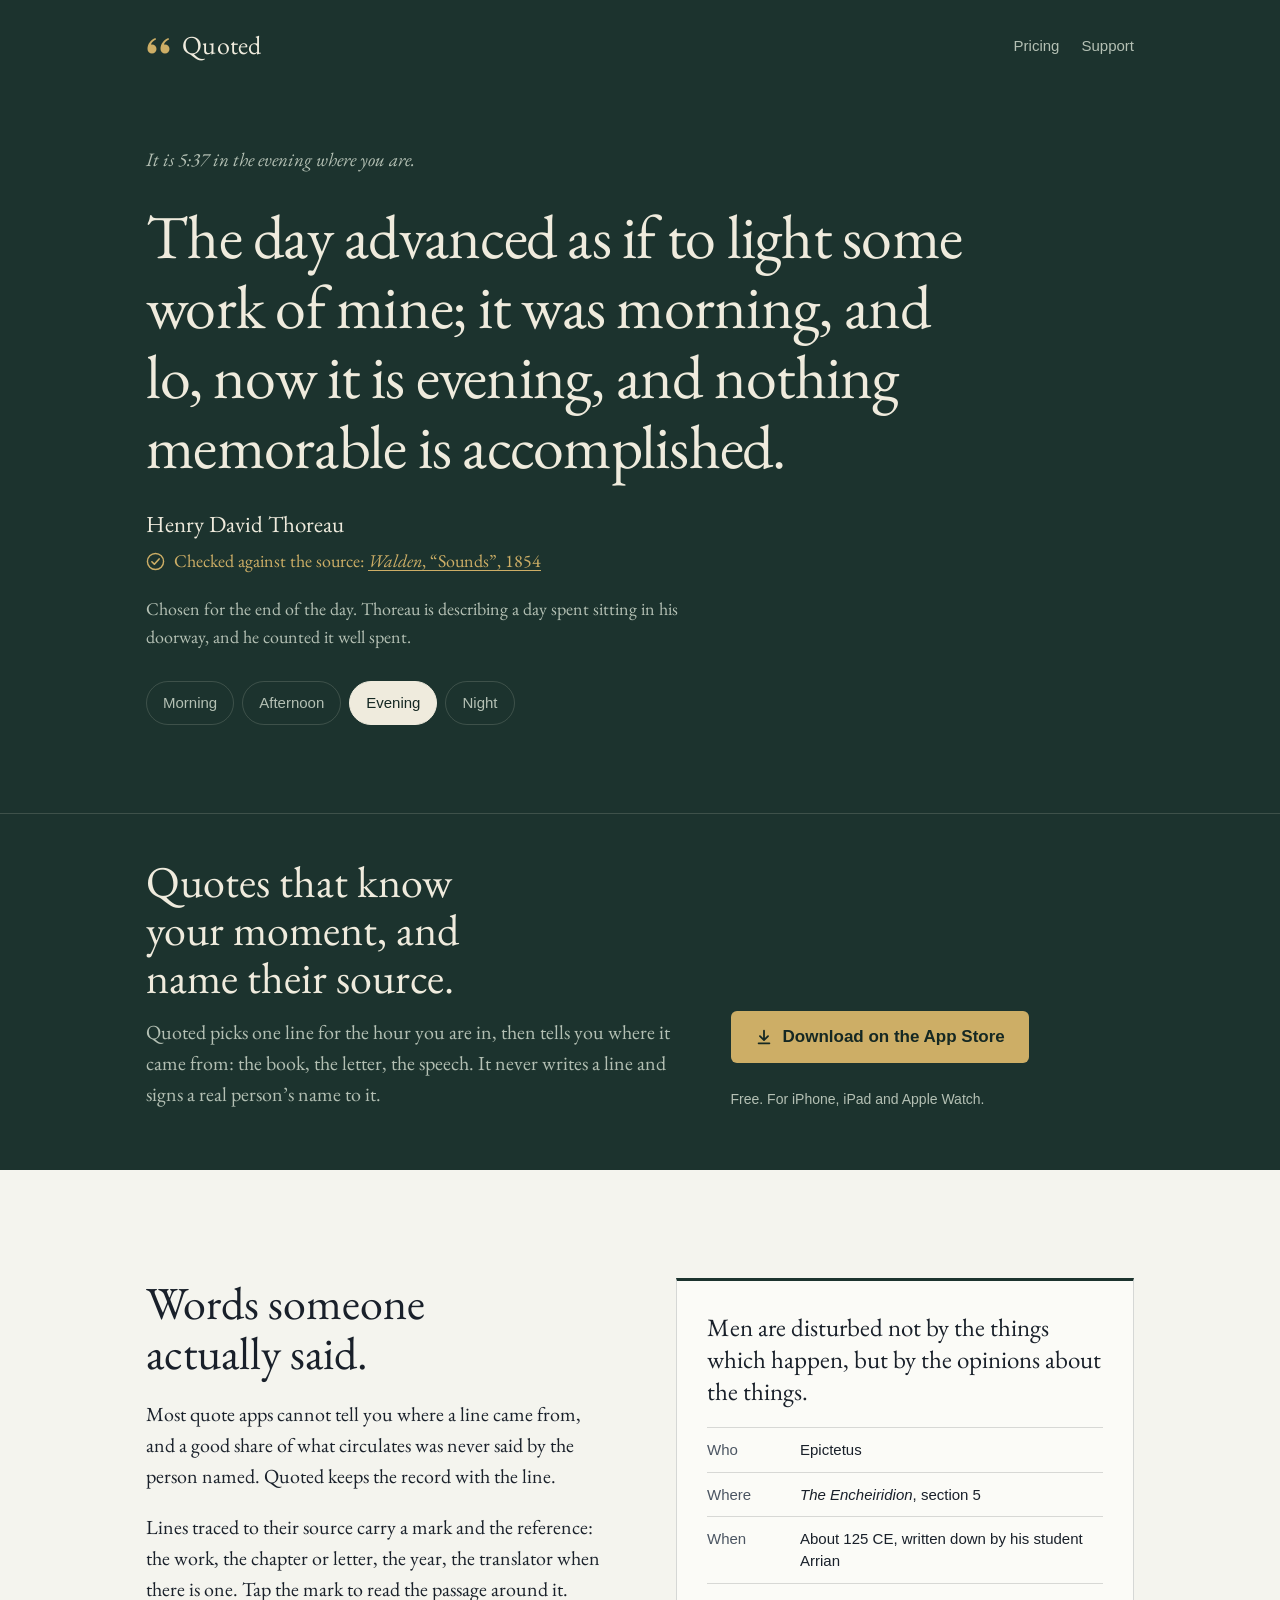
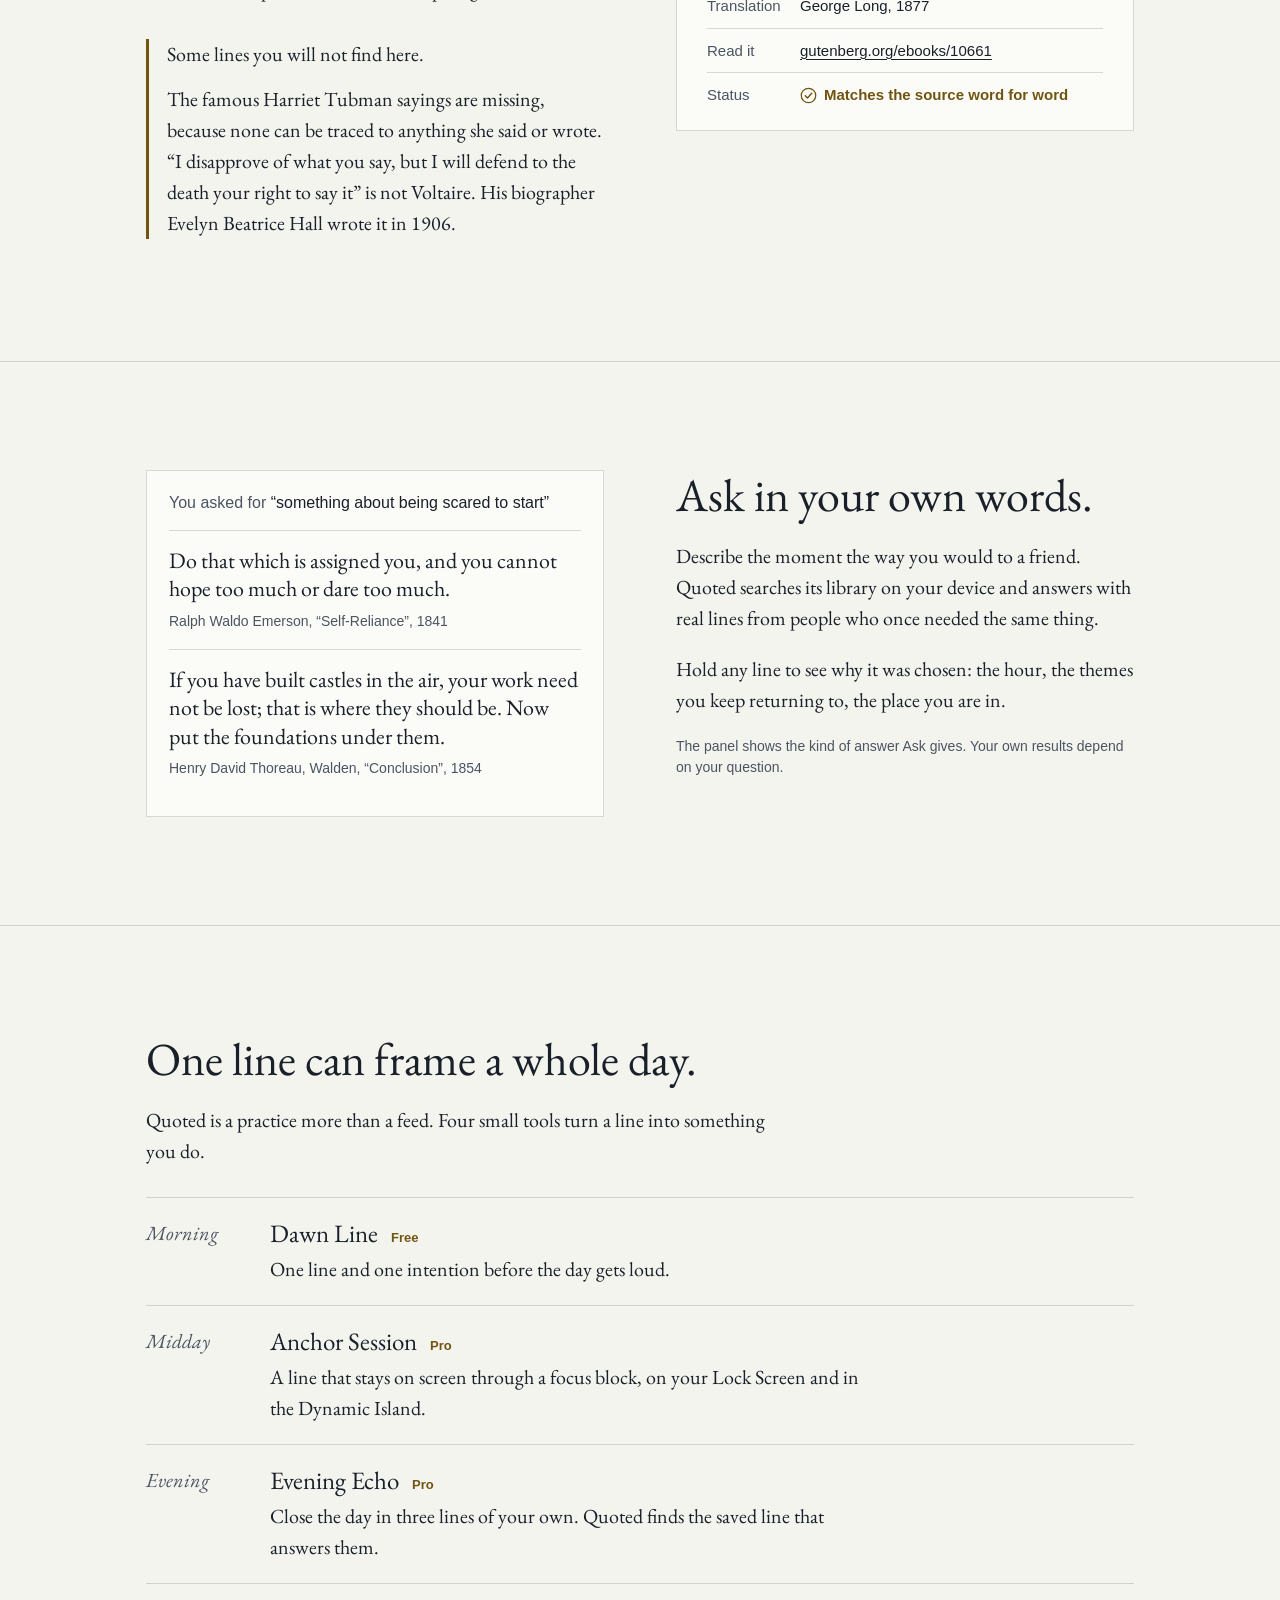
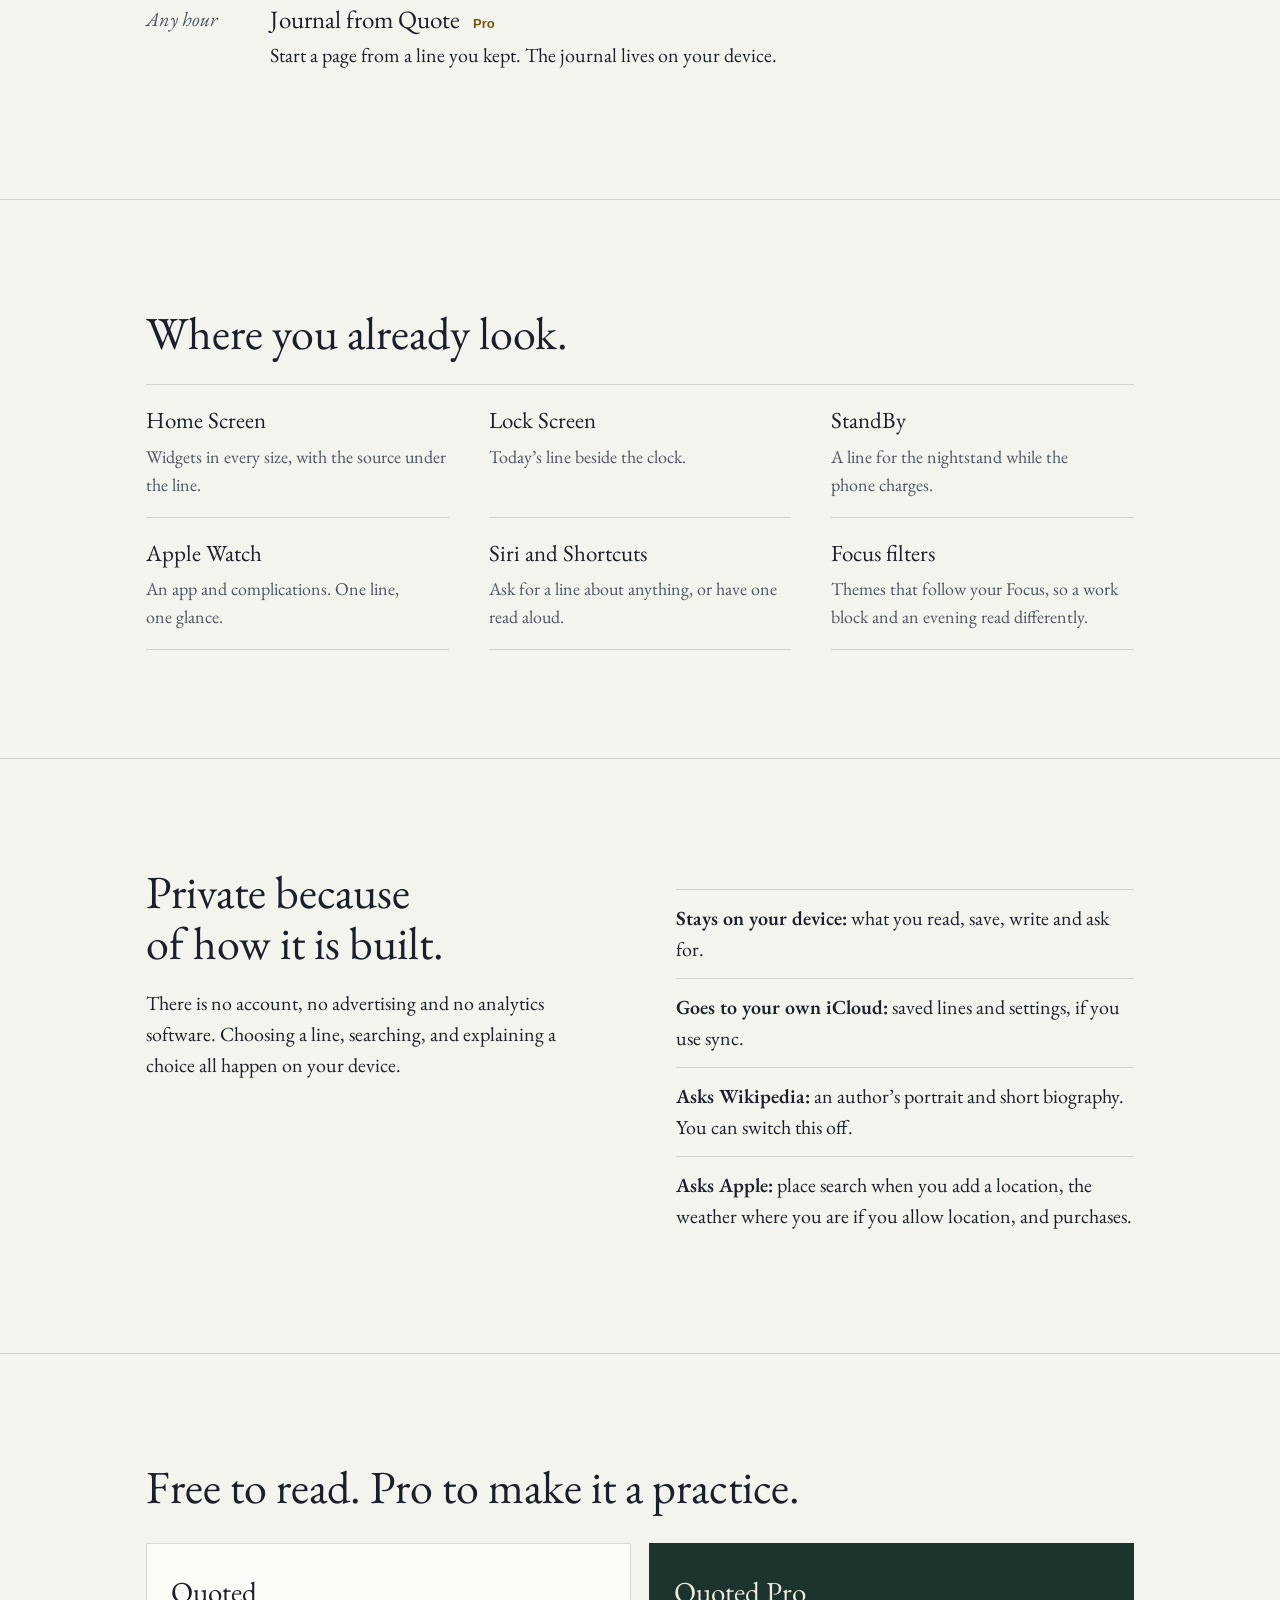
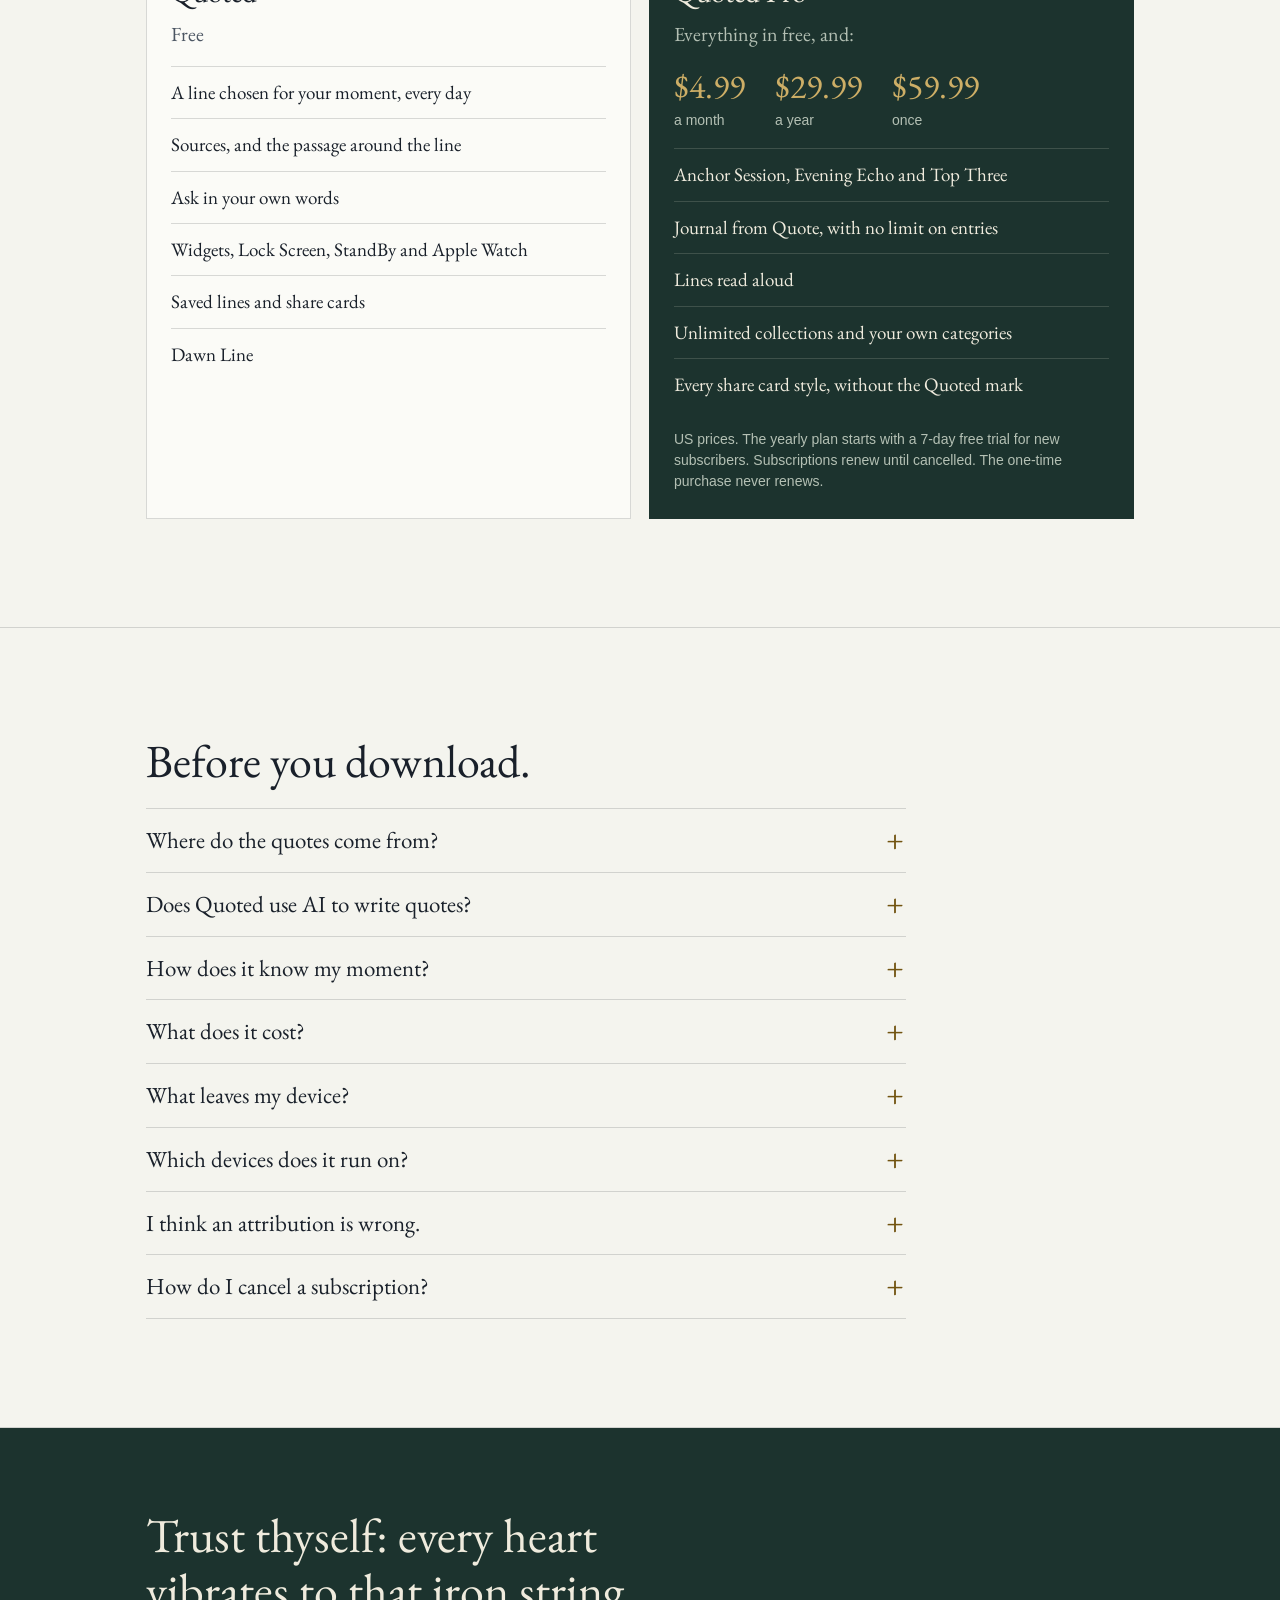
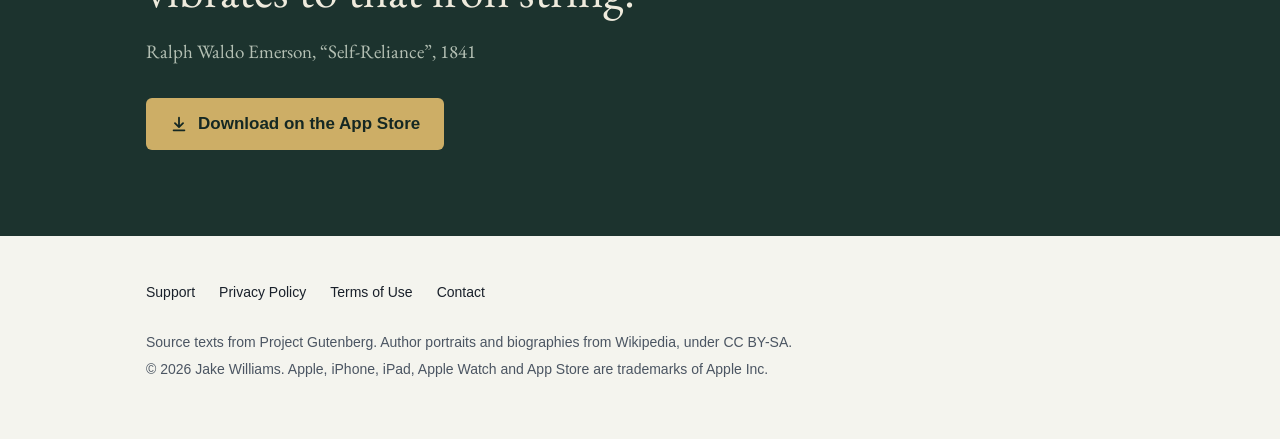
<file: index.html>
<!DOCTYPE html>
<html lang="en">
<head>
<meta charset="UTF-8">
<meta name="viewport" content="width=device-width, initial-scale=1">
<title>Quoted: daily quotes that name their source</title>
<meta name="description" content="Quoted gives you one line for the moment you are in, and tells you where it came from: the book, the letter, the speech. No account, no ads. For iPhone, iPad and Apple Watch.">
<meta name="apple-itunes-app" content="app-id=6744121383">
<meta name="theme-color" content="#1C332E">
<link rel="canonical" href="https://jakeintech.github.io/quotedai-site/">
<link rel="icon" type="image/svg+xml" href="assets/img/mark.svg">
<link rel="icon" type="image/png" href="assets/img/favicon.png">
<link rel="apple-touch-icon" href="assets/img/apple-touch-icon.png">
<meta property="og:type" content="website">
<meta property="og:site_name" content="Quoted">
<meta property="og:title" content="Quoted: daily quotes that name their source">
<meta property="og:description" content="One line for the moment you are in, with the book, letter or speech it came from.">
<meta property="og:url" content="https://jakeintech.github.io/quotedai-site/">
<meta property="og:image" content="https://jakeintech.github.io/quotedai-site/assets/img/og.png">
<meta property="og:image:width" content="1200">
<meta property="og:image:height" content="630">
<meta property="og:image:alt" content="A line from Walden set in gilt on green book cloth, with its source beneath.">
<meta name="twitter:card" content="summary_large_image">
<meta name="twitter:title" content="Quoted: daily quotes that name their source">
<meta name="twitter:description" content="One line for the moment you are in, with the book, letter or speech it came from.">
<meta name="twitter:image" content="https://jakeintech.github.io/quotedai-site/assets/img/og.png">
<link rel="preload" href="assets/fonts/eb-garamond-normal.woff2" as="font" type="font/woff2" crossorigin>
<link rel="stylesheet" href="assets/site.css">
<script type="application/ld+json">
{
  "@context": "https://schema.org",
  "@type": "SoftwareApplication",
  "name": "Quoted: Daily Quotes & Wisdom",
  "operatingSystem": "iOS 18 or later, watchOS 10 or later",
  "applicationCategory": "LifestyleApplication",
  "description": "Quoted gives you one line for the moment you are in, and tells you where it came from.",
  "url": "https://jakeintech.github.io/quotedai-site/",
  "downloadUrl": "https://apps.apple.com/app/id6744121383",
  "offers": { "@type": "Offer", "price": "0", "priceCurrency": "USD" },
  "author": { "@type": "Person", "name": "Jake Williams" }
}
</script>
</head>
<body>
<a class="skip" href="#main">Skip to content</a>

<div class="on-cloth">
<header class="wrap site-head">
  <a class="brand" href="./" aria-label="Quoted home">
    <svg viewBox="0 0 26 18" aria-hidden="true"><path fill="#CDAE66" d="M9.5 1C4.5 3 1.5 7 1.5 12a4.5 4.5 0 1 0 4.5-4.5c-.4 0-.8.05-1.1.14C5.600 5.300 7.300 3.600 10 2.400ZM22.500 1c-5 2-8 6-8 11a4.500 4.500 0 1 0 4.500-4.500c-.4 0-.8.05-1.100.14.7-2.340 2.400-4.040 5.100-5.240Z"/></svg>
    Quoted
  </a>
  <nav class="site-nav" aria-label="Site">
    <a href="#pricing">Pricing</a>
    <a href="support.html">Support</a>
  </nav>
</header>

<main id="main">

<section class="hero">
  <div class="wrap">
    <p class="moment" id="moment">A line for the morning.</p>
    <figure class="line" id="line">
      <blockquote id="line-text">The morning wind forever blows, the poem of creation is uninterrupted; but few are the ears that hear it.</blockquote>
      <figcaption>
        <div class="who" id="line-who">Henry David Thoreau</div>
        <div class="source">
          <svg viewBox="0 0 20 20" fill="none" stroke="currentColor" aria-hidden="true"><circle cx="10" cy="10" r="8.500" stroke-width="1.500"/><path d="M6.200 10.300l2.600 2.600 5-5.600" stroke-width="1.700" stroke-linecap="round" stroke-linejoin="round"/></svg>
          <span>Checked against the source: <a id="line-source" href="https://www.gutenberg.org/ebooks/205"><cite>Walden</cite>, &ldquo;Where I Lived, and What I Lived For&rdquo;, 1854</a></span>
        </div>
      </figcaption>
    </figure>
    <p class="why" id="line-why">Chosen for the first hours of the day. Thoreau wrote it in the chapter where he explains why he went to the pond at all.</p>
    <ul class="hours" id="hours" hidden>
      <li><button type="button" data-hour="morning" aria-pressed="true">Morning</button></li>
      <li><button type="button" data-hour="afternoon" aria-pressed="false">Afternoon</button></li>
      <li><button type="button" data-hour="evening" aria-pressed="false">Evening</button></li>
      <li><button type="button" data-hour="night" aria-pressed="false">Night</button></li>
    </ul>
  </div>
</section>

<section class="pitch">
  <div class="wrap">
    <div>
      <h1>Quotes that know your moment, and name their source.</h1>
      <p>Quoted picks one line for the hour you are in, then tells you where it came from: the book, the letter, the speech. It never writes a line and signs a real person&rsquo;s name to it.</p>
    </div>
    <div class="get">
      <a class="btn" href="https://apps.apple.com/app/id6744121383">
        <svg viewBox="0 0 20 20" fill="none" stroke="currentColor" stroke-width="2" stroke-linecap="round" stroke-linejoin="round" aria-hidden="true"><path d="M10 3v10M5.500 9 10 13.500 14.500 9M4 17h12"/></svg>
        Download on the App Store
      </a>
      <p class="fine">Free. For iPhone, iPad and Apple Watch.</p>
    </div>
  </div>
</section>

</div>

<div class="on-paper">

<section class="page">
  <div class="wrap split">
    <div class="copy">
      <h2>Words someone actually said.</h2>
      <p>Most quote apps cannot tell you where a line came from, and a good share of what circulates was never said by the person named. Quoted keeps the record with the line.</p>
      <p>Lines traced to their source carry a mark and the reference: the work, the chapter or letter, the year, the translator when there is one. Tap the mark to read the passage around it.</p>
      <div class="left-out">
        <p>Some lines you will not find here.</p>
        <p>The famous Harriet Tubman sayings are missing, because none can be traced to anything she said or wrote. &ldquo;I disapprove of what you say, but I will defend to the death your right to say it&rdquo; is not Voltaire. His biographer Evelyn Beatrice Hall wrote it in 1906.</p>
      </div>
    </div>
    <div class="record" role="group" aria-label="The record kept for one line">
      <blockquote>Men are disturbed not by the things which happen, but by the opinions about the things.</blockquote>
      <dl>
        <div><dt>Who</dt><dd>Epictetus</dd></div>
        <div><dt>Where</dt><dd><cite>The Encheiridion</cite>, section 5</dd></div>
        <div><dt>When</dt><dd>About 125 CE, written down by his student Arrian</dd></div>
        <div><dt>Translation</dt><dd>George Long, 1877</dd></div>
        <div><dt>Read it</dt><dd><a href="https://www.gutenberg.org/ebooks/10661">gutenberg.org/ebooks/10661</a></dd></div>
        <div><dt>Status</dt><dd><span class="seal"><svg viewBox="0 0 20 20" fill="none" stroke="currentColor" aria-hidden="true"><circle cx="10" cy="10" r="8.500" stroke-width="1.500"/><path d="M6.200 10.300l2.600 2.600 5-5.600" stroke-width="1.700" stroke-linecap="round" stroke-linejoin="round"/></svg>Matches the source word for word</span></dd></div>
      </dl>
    </div>
  </div>
</section>

<section class="page">
  <div class="wrap split">
    <div class="ask" role="group" aria-label="An example of asking Quoted for a line">
      <p class="asked">You asked for <q>something about being scared to start</q></p>
      <ol>
        <li>
          <p>Do that which is assigned you, and you cannot hope too much or dare too much.</p>
          <cite>Ralph Waldo Emerson, &ldquo;Self-Reliance&rdquo;, 1841</cite>
        </li>
        <li>
          <p>If you have built castles in the air, your work need not be lost; that is where they should be. Now put the foundations under them.</p>
          <cite>Henry David Thoreau, Walden, &ldquo;Conclusion&rdquo;, 1854</cite>
        </li>
      </ol>
    </div>
    <div class="copy">
      <h2>Ask in your own words.</h2>
      <p>Describe the moment the way you would to a friend. Quoted searches its library on your device and answers with real lines from people who once needed the same thing.</p>
      <p>Hold any line to see why it was chosen: the hour, the themes you keep returning to, the place you are in.</p>
      <p class="fine">The panel shows the kind of answer Ask gives. Your own results depend on your question.</p>
    </div>
  </div>
</section>

<section class="page">
  <div class="wrap">
    <h2>One line can frame a whole day.</h2>
    <div class="copy"><p>Quoted is a practice more than a feed. Four small tools turn a line into something you do.</p></div>
    <ol class="day">
      <li>
        <time>Morning</time>
        <div><h3>Dawn Line <span class="tier">Free</span></h3><p>One line and one intention before the day gets loud.</p></div>
      </li>
      <li>
        <time>Midday</time>
        <div><h3>Anchor Session <span class="tier">Pro</span></h3><p>A line that stays on screen through a focus block, on your Lock Screen and in the Dynamic Island.</p></div>
      </li>
      <li>
        <time>Evening</time>
        <div><h3>Evening Echo <span class="tier">Pro</span></h3><p>Close the day in three lines of your own. Quoted finds the saved line that answers them.</p></div>
      </li>
      <li>
        <time>Any hour</time>
        <div><h3>Journal from Quote <span class="tier">Pro</span></h3><p>Start a page from a line you kept. The journal lives on your device.</p></div>
      </li>
    </ol>
  </div>
</section>

<section class="page">
  <div class="wrap">
    <h2>Where you already look.</h2>
    <div class="places">
      <div><h3>Home Screen</h3><p>Widgets in every size, with the source under the line.</p></div>
      <div><h3>Lock Screen</h3><p>Today&rsquo;s line beside the clock.</p></div>
      <div><h3>StandBy</h3><p>A line for the nightstand while the phone charges.</p></div>
      <div><h3>Apple Watch</h3><p>An app and complications. One line, one glance.</p></div>
      <div><h3>Siri and Shortcuts</h3><p>Ask for a line about anything, or have one read aloud.</p></div>
      <div><h3>Focus filters</h3><p>Themes that follow your Focus, so a work block and an evening read differently.</p></div>
    </div>
  </div>
</section>

<section class="page">
  <div class="wrap split">
    <div class="copy">
      <h2>Private because of how it is built.</h2>
      <p>There is no account, no advertising and no analytics software. Choosing a line, searching, and explaining a choice all happen on your device.</p>
    </div>
    <ul class="plain">
      <li><b>Stays on your device:</b> what you read, save, write and ask for.</li>
      <li><b>Goes to your own iCloud:</b> saved lines and settings, if you use sync.</li>
      <li><b>Asks Wikipedia:</b> an author&rsquo;s portrait and short biography. You can switch this off.</li>
      <li><b>Asks Apple:</b> place search when you add a location, the weather where you are if you allow location, and purchases.</li>
    </ul>
  </div>
</section>

<section class="page" id="pricing">
  <div class="wrap">
    <h2>Free to read. Pro to make it a practice.</h2>
    <div class="plans">
      <div class="plan">
        <h3>Quoted</h3>
        <p class="lead">Free</p>
        <ul>
          <li>A line chosen for your moment, every day</li>
          <li>Sources, and the passage around the line</li>
          <li>Ask in your own words</li>
          <li>Widgets, Lock Screen, StandBy and Apple Watch</li>
          <li>Saved lines and share cards</li>
          <li>Dawn Line</li>
        </ul>
      </div>
      <div class="plan pro">
        <h3>Quoted Pro</h3>
        <p class="lead">Everything in free, and:</p>
        <div class="prices">
          <div><b>$4.99</b><span>a month</span></div>
          <div><b>$29.99</b><span>a year</span></div>
          <div><b>$59.99</b><span>once</span></div>
        </div>
        <ul>
          <li>Anchor Session, Evening Echo and Top Three</li>
          <li>Journal from Quote, with no limit on entries</li>
          <li>Lines read aloud</li>
          <li>Unlimited collections and your own categories</li>
          <li>Every share card style, without the Quoted mark</li>
        </ul>
        <p class="fine">US prices. The yearly plan starts with a 7-day free trial for new subscribers. Subscriptions renew until cancelled. The one-time purchase never renews.</p>
      </div>
    </div>
  </div>
</section>

<section class="page" id="faq">
  <div class="wrap">
    <h2>Before you download.</h2>
    <div class="faq">
      <details>
        <summary>Where do the quotes come from?</summary>
        <p>From books, letters, speeches and scriptures, chosen by hand. Lines marked as checked have been matched word for word against a public source, and the app shows you the reference and the surrounding passage. Lines without the mark are attributed in the usual way and have not yet been traced.</p>
      </details>
      <details>
        <summary>Does Quoted use AI to write quotes?</summary>
        <p>No. It finds and ranks real lines; it does not write one and put a person&rsquo;s name on it. Affirmations in the app are written in-house and shown with no attribution.</p>
      </details>
      <details>
        <summary>How does it know my moment?</summary>
        <p>From the hour, the themes you choose and save, and, only if you allow them, your activity from Apple Health and the places you set. All of it is read on your device. Hold any line to see the reasons.</p>
      </details>
      <details>
        <summary>What does it cost?</summary>
        <p>Quoted is free to download and use. Quoted Pro is $4.99 a month, $29.99 a year with a 7-day free trial, or $59.99 once. Prices are for the United States.</p>
      </details>
      <details>
        <summary>What leaves my device?</summary>
        <p>Very little, and none of it to us. Sync uses your own iCloud. Author portraits and biographies come from Wikipedia, which you can turn off. Place search, weather and purchases go through Apple. The <a href="privacy-policy.html">privacy policy</a> lists every case.</p>
      </details>
      <details>
        <summary>Which devices does it run on?</summary>
        <p>iPhone and iPad with iOS 18 or later, and Apple Watch with watchOS 10 or later.</p>
      </details>
      <details>
        <summary>I think an attribution is wrong.</summary>
        <p>Tell us. Write to <a href="mailto:quotedaiapp@gmail.com">quotedaiapp@gmail.com</a> with the line and what you know. A line that cannot be traced is removed.</p>
      </details>
      <details>
        <summary>How do I cancel a subscription?</summary>
        <p>Open Settings on your iPhone, tap your name, then Subscriptions, then Quoted Pro. If you cancel during the free trial you are not charged.</p>
      </details>
    </div>
  </div>
</section>

</div>

<section class="closing on-cloth">
  <div class="wrap">
    <blockquote>Trust thyself: every heart vibrates to that iron string.</blockquote>
    <p class="who">Ralph Waldo Emerson, &ldquo;Self-Reliance&rdquo;, 1841</p>
    <a class="btn" href="https://apps.apple.com/app/id6744121383">
      <svg viewBox="0 0 20 20" fill="none" stroke="currentColor" stroke-width="2" stroke-linecap="round" stroke-linejoin="round" aria-hidden="true"><path d="M10 3v10M5.500 9 10 13.500 14.500 9M4 17h12"/></svg>
      Download on the App Store
    </a>
  </div>
</section>

</main>

<footer class="site-foot">
  <div class="wrap">
    <nav aria-label="Footer">
      <a href="support.html">Support</a>
      <a href="privacy-policy.html">Privacy Policy</a>
      <a href="terms-of-service.html">Terms of Use</a>
      <a href="mailto:quotedaiapp@gmail.com">Contact</a>
    </nav>
    <p>Source texts from Project Gutenberg. Author portraits and biographies from Wikipedia, under CC BY-SA.</p>
    <p>&copy; 2026 Jake Williams. Apple, iPhone, iPad, Apple Watch and App Store are trademarks of Apple Inc.</p>
  </div>
</footer>

<script>
(function () {
  var lines = {
    morning: {
      text: "The morning wind forever blows, the poem of creation is uninterrupted; but few are the ears that hear it.",
      who: "Henry David Thoreau",
      source: "<cite>Walden</cite>, “Where I Lived, and What I Lived For”, 1854",
      href: "https://www.gutenberg.org/ebooks/205",
      why: "Chosen for the first hours of the day. Thoreau wrote it in the chapter where he explains why he went to the pond at all."
    },
    afternoon: {
      text: "A man is relieved and gay when he has put his heart into his work and done his best; but what he has said or done otherwise shall give him no peace.",
      who: "Ralph Waldo Emerson",
      source: "“Self-Reliance”, <cite>Essays, First Series</cite>, 1841",
      href: "https://www.gutenberg.org/ebooks/2944",
      why: "Chosen for the working part of the day, when the question is whether the work in front of you has your heart in it."
    },
    evening: {
      text: "The day advanced as if to light some work of mine; it was morning, and lo, now it is evening, and nothing memorable is accomplished.",
      who: "Henry David Thoreau",
      source: "<cite>Walden</cite>, “Sounds”, 1854",
      href: "https://www.gutenberg.org/ebooks/205",
      why: "Chosen for the end of the day. Thoreau is describing a day spent sitting in his doorway, and he counted it well spent."
    },
    night: {
      text: "Men are disturbed not by the things which happen, but by the opinions about the things.",
      who: "Epictetus",
      source: "<cite>The Encheiridion</cite>, section 5, translated by George Long",
      href: "https://www.gutenberg.org/ebooks/10661",
      why: "Chosen for the hours when small things grow. It comes from the handbook his student Arrian wrote down."
    }
  };
  var names = { morning: "in the morning", afternoon: "in the afternoon", evening: "in the evening", night: "at night" };
  function hourOf(d) {
    var h = d.getHours();
    if (h >= 5 && h < 12) return "morning";
    if (h >= 12 && h < 17) return "afternoon";
    if (h >= 17 && h < 21) return "evening";
    return "night";
  }
  var figure = document.getElementById("line");
  var why = document.getElementById("line-why");
  var moment = document.getElementById("moment");
  var hours = document.getElementById("hours");
  var now = new Date();
  var mine = hourOf(now);
  var mm = now.getMinutes();
  var clock = (now.getHours() % 12 || 12) + ":" + (mm < 10 ? "0" : "") + mm;
  var still = window.matchMedia("(prefers-reduced-motion: reduce)").matches;

  function show(key, instant) {
    var l = lines[key];
    function swap() {
      document.getElementById("line-text").textContent = l.text;
      document.getElementById("line-who").textContent = l.who;
      var a = document.getElementById("line-source");
      a.innerHTML = l.source;
      a.href = l.href;
      why.textContent = l.why;
      moment.textContent = key === mine
        ? "It is " + clock + " " + names[key] + " where you are."
        : "And " + names[key] + ":";
      figure.classList.remove("turning");
      why.classList.remove("turning");
    }
    Array.prototype.forEach.call(hours.querySelectorAll("button"), function (b) {
      b.setAttribute("aria-pressed", b.getAttribute("data-hour") === key ? "true" : "false");
    });
    if (instant || still) { swap(); return; }
    figure.classList.add("turning");
    why.classList.add("turning");
    setTimeout(swap, 220);
  }

  hours.hidden = false;
  hours.addEventListener("click", function (e) {
    var b = e.target.closest("button");
    if (b) show(b.getAttribute("data-hour"), false);
  });
  show(mine, true);
})();
</script>
</body>
</html>
</file>
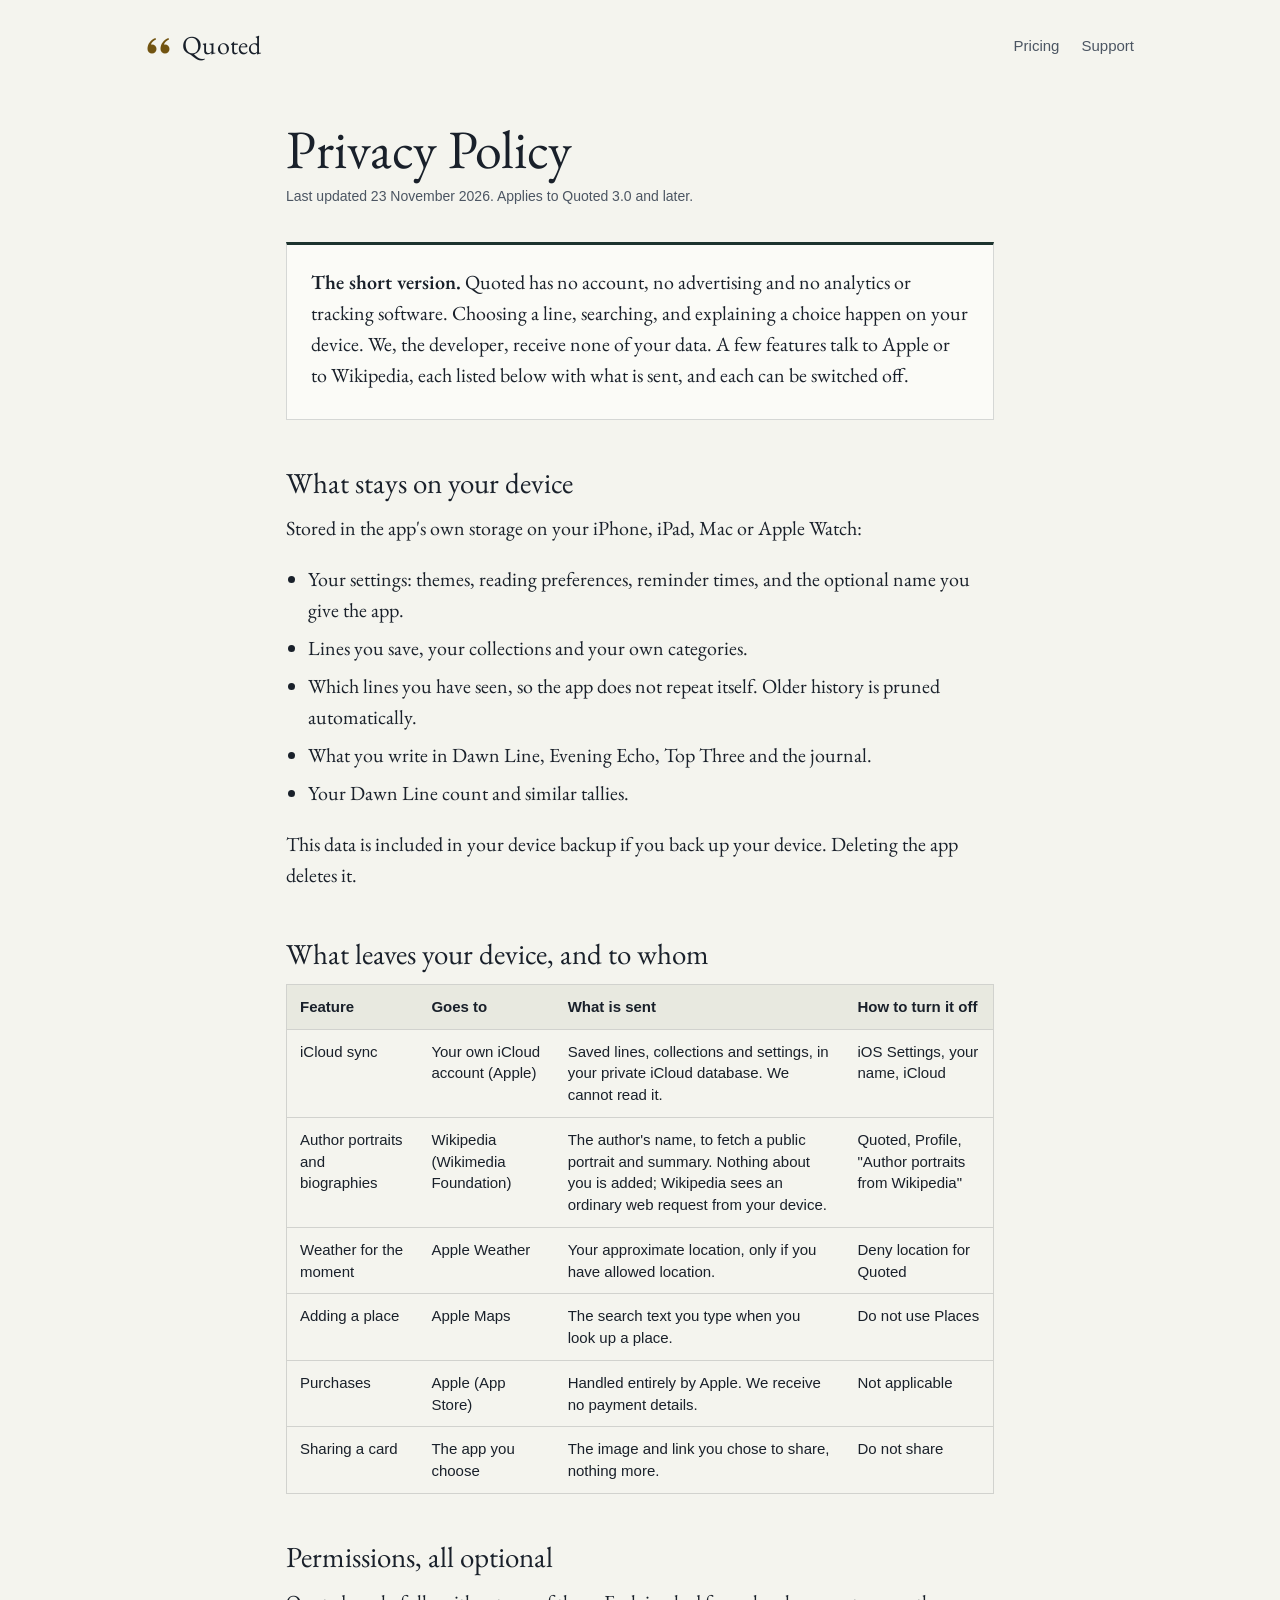
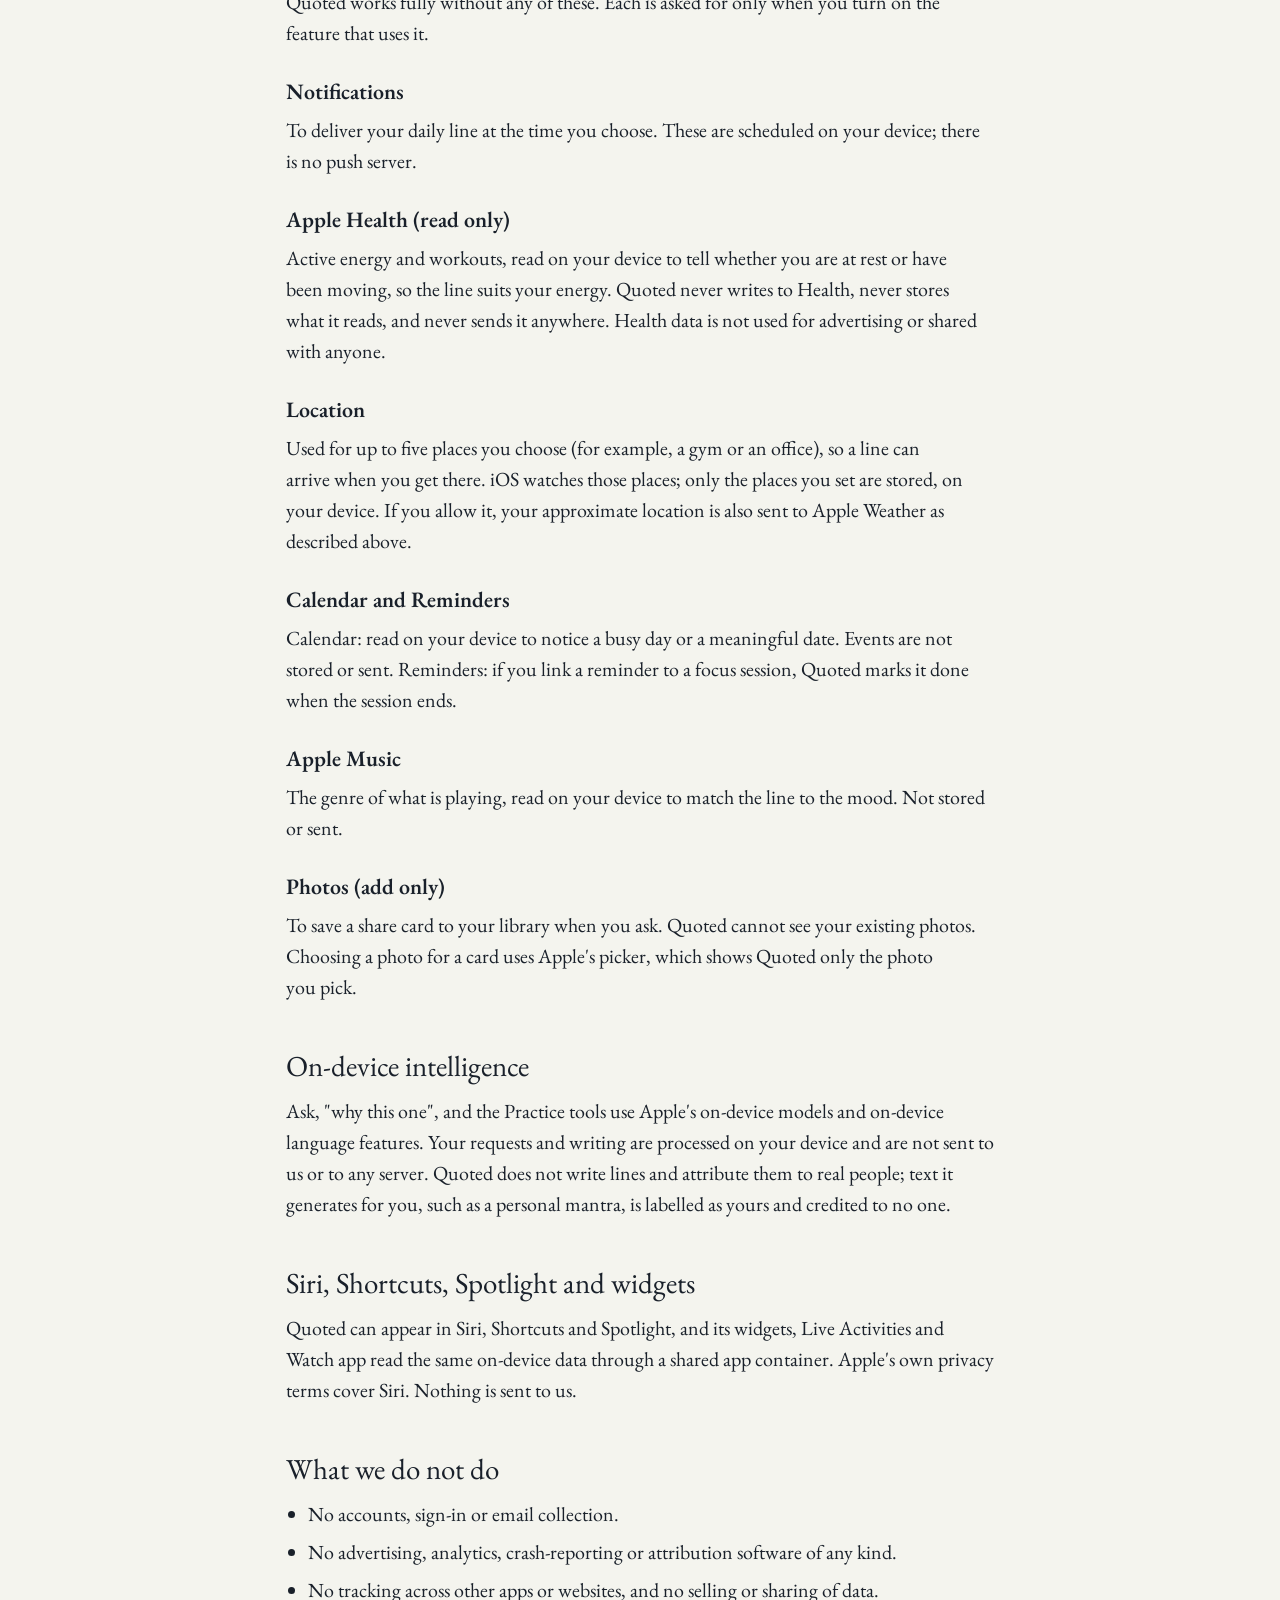
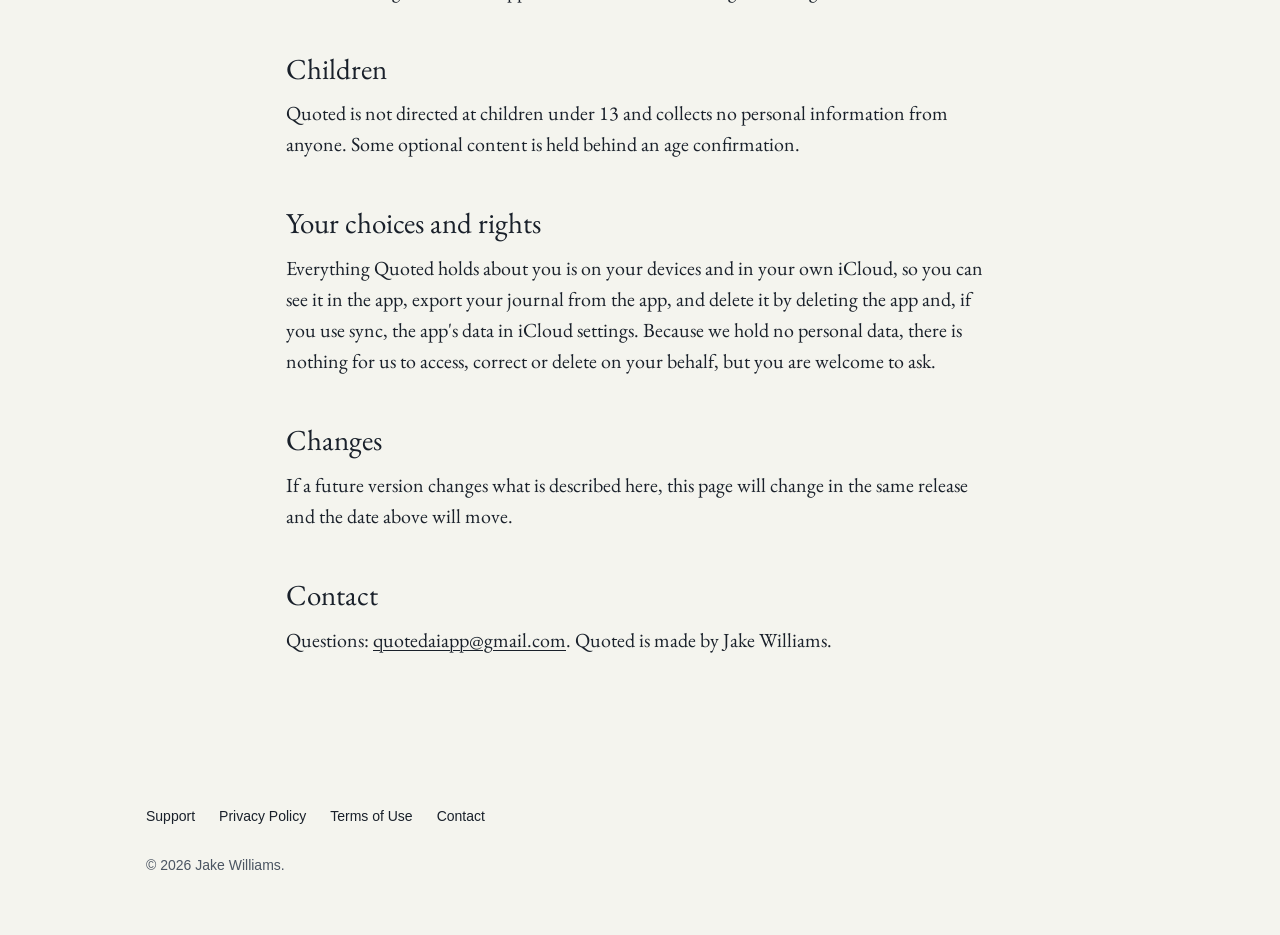
<file: privacy-policy.html>
<!DOCTYPE html>
<html lang="en">
<head>
<meta charset="UTF-8">
<meta name="viewport" content="width=device-width, initial-scale=1">
<title>Privacy Policy · Quoted</title>
<meta name="description" content="What Quoted keeps on your device, what it sends and to whom, and how to switch each part off.">
<meta name="theme-color" content="#1C332E">
<link rel="canonical" href="https://jakeintech.github.io/quotedai-site/privacy-policy.html">
<link rel="icon" type="image/svg+xml" href="assets/img/mark.svg">
<link rel="preload" href="assets/fonts/eb-garamond-normal.woff2" as="font" type="font/woff2" crossorigin>
<link rel="stylesheet" href="assets/site.css">
</head>
<body>
<a class="skip" href="#main">Skip to content</a>
<div class="on-paper">
<header class="wrap site-head">
  <a class="brand" href="./" aria-label="Quoted home">
    <svg viewBox="0 0 26 18" aria-hidden="true"><path fill="#725411" d="M9.5 1C4.5 3 1.5 7 1.5 12a4.5 4.5 0 1 0 4.5-4.5c-.4 0-.8.05-1.1.14C5.600 5.300 7.300 3.600 10 2.400ZM22.500 1c-5 2-8 6-8 11a4.500 4.500 0 1 0 4.500-4.500c-.4 0-.8.05-1.100.14.7-2.340 2.400-4.040 5.100-5.240Z"/></svg>
    Quoted
  </a>
  <nav class="site-nav" aria-label="Site"><a href="./#pricing">Pricing</a><a href="support.html">Support</a></nav>
</header>

<main id="main" class="doc">
  <h1>Privacy Policy</h1>
  <p class="updated">Last updated 23 November 2026. Applies to Quoted 3.0 and later.</p>

  <div class="short">
    <p><strong>The short version.</strong> Quoted has no account, no advertising and no analytics or tracking software. Choosing a line, searching, and explaining a choice happen on your device. We, the developer, receive none of your data. A few features talk to Apple or to Wikipedia, each listed below with what is sent, and each can be switched off.</p>
  </div>

  <h2>What stays on your device</h2>
  <p>Stored in the app's own storage on your iPhone, iPad, Mac or Apple Watch:</p>
  <ul>
    <li>Your settings: themes, reading preferences, reminder times, and the optional name you give the app.</li>
    <li>Lines you save, your collections and your own categories.</li>
    <li>Which lines you have seen, so the app does not repeat itself. Older history is pruned automatically.</li>
    <li>What you write in Dawn Line, Evening Echo, Top Three and the journal.</li>
    <li>Your Dawn Line count and similar tallies.</li>
  </ul>
  <p>This data is included in your device backup if you back up your device. Deleting the app deletes it.</p>

  <h2>What leaves your device, and to whom</h2>
  <div class="table-wrap">
  <table>
    <tr><th>Feature</th><th>Goes to</th><th>What is sent</th><th>How to turn it off</th></tr>
    <tr><td>iCloud sync</td><td>Your own iCloud account (Apple)</td><td>Saved lines, collections and settings, in your private iCloud database. We cannot read it.</td><td>iOS Settings, your name, iCloud</td></tr>
    <tr><td>Author portraits and biographies</td><td>Wikipedia (Wikimedia Foundation)</td><td>The author's name, to fetch a public portrait and summary. Nothing about you is added; Wikipedia sees an ordinary web request from your device.</td><td>Quoted, Profile, "Author portraits from Wikipedia"</td></tr>
    <tr><td>Weather for the moment</td><td>Apple Weather</td><td>Your approximate location, only if you have allowed location.</td><td>Deny location for Quoted</td></tr>
    <tr><td>Adding a place</td><td>Apple Maps</td><td>The search text you type when you look up a place.</td><td>Do not use Places</td></tr>
    <tr><td>Purchases</td><td>Apple (App Store)</td><td>Handled entirely by Apple. We receive no payment details.</td><td>Not applicable</td></tr>
    <tr><td>Sharing a card</td><td>The app you choose</td><td>The image and link you chose to share, nothing more.</td><td>Do not share</td></tr>
  </table>
  </div>

  <h2>Permissions, all optional</h2>
  <p>Quoted works fully without any of these. Each is asked for only when you turn on the feature that uses it.</p>
  <h3>Notifications</h3>
  <p>To deliver your daily line at the time you choose. These are scheduled on your device; there is no push server.</p>
  <h3>Apple Health (read only)</h3>
  <p>Active energy and workouts, read on your device to tell whether you are at rest or have been moving, so the line suits your energy. Quoted never writes to Health, never stores what it reads, and never sends it anywhere. Health data is not used for advertising or shared with anyone.</p>
  <h3>Location</h3>
  <p>Used for up to five places you choose (for example, a gym or an office), so a line can arrive when you get there. iOS watches those places; only the places you set are stored, on your device. If you allow it, your approximate location is also sent to Apple Weather as described above.</p>
  <h3>Calendar and Reminders</h3>
  <p>Calendar: read on your device to notice a busy day or a meaningful date. Events are not stored or sent. Reminders: if you link a reminder to a focus session, Quoted marks it done when the session ends.</p>
  <h3>Apple Music</h3>
  <p>The genre of what is playing, read on your device to match the line to the mood. Not stored or sent.</p>
  <h3>Photos (add only)</h3>
  <p>To save a share card to your library when you ask. Quoted cannot see your existing photos. Choosing a photo for a card uses Apple's picker, which shows Quoted only the photo you pick.</p>

  <h2>On-device intelligence</h2>
  <p>Ask, "why this one", and the Practice tools use Apple's on-device models and on-device language features. Your requests and writing are processed on your device and are not sent to us or to any server. Quoted does not write lines and attribute them to real people; text it generates for you, such as a personal mantra, is labelled as yours and credited to no one.</p>

  <h2>Siri, Shortcuts, Spotlight and widgets</h2>
  <p>Quoted can appear in Siri, Shortcuts and Spotlight, and its widgets, Live Activities and Watch app read the same on-device data through a shared app container. Apple's own privacy terms cover Siri. Nothing is sent to us.</p>

  <h2>What we do not do</h2>
  <ul>
    <li>No accounts, sign-in or email collection.</li>
    <li>No advertising, analytics, crash-reporting or attribution software of any kind.</li>
    <li>No tracking across other apps or websites, and no selling or sharing of data.</li>
  </ul>

  <h2>Children</h2>
  <p>Quoted is not directed at children under 13 and collects no personal information from anyone. Some optional content is held behind an age confirmation.</p>

  <h2>Your choices and rights</h2>
  <p>Everything Quoted holds about you is on your devices and in your own iCloud, so you can see it in the app, export your journal from the app, and delete it by deleting the app and, if you use sync, the app's data in iCloud settings. Because we hold no personal data, there is nothing for us to access, correct or delete on your behalf, but you are welcome to ask.</p>

  <h2>Changes</h2>
  <p>If a future version changes what is described here, this page will change in the same release and the date above will move.</p>

  <h2>Contact</h2>
  <p>Questions: <a href="mailto:quotedaiapp@gmail.com">quotedaiapp@gmail.com</a>. Quoted is made by Jake Williams.</p>
</main>
</div>
<footer class="site-foot on-paper">
  <div class="wrap">
    <nav aria-label="Footer"><a href="support.html">Support</a><a href="privacy-policy.html">Privacy Policy</a><a href="terms-of-service.html">Terms of Use</a><a href="mailto:quotedaiapp@gmail.com">Contact</a></nav>
    <p>&copy; 2026 Jake Williams.</p>
  </div>
</footer>
</body>
</html>
</file>
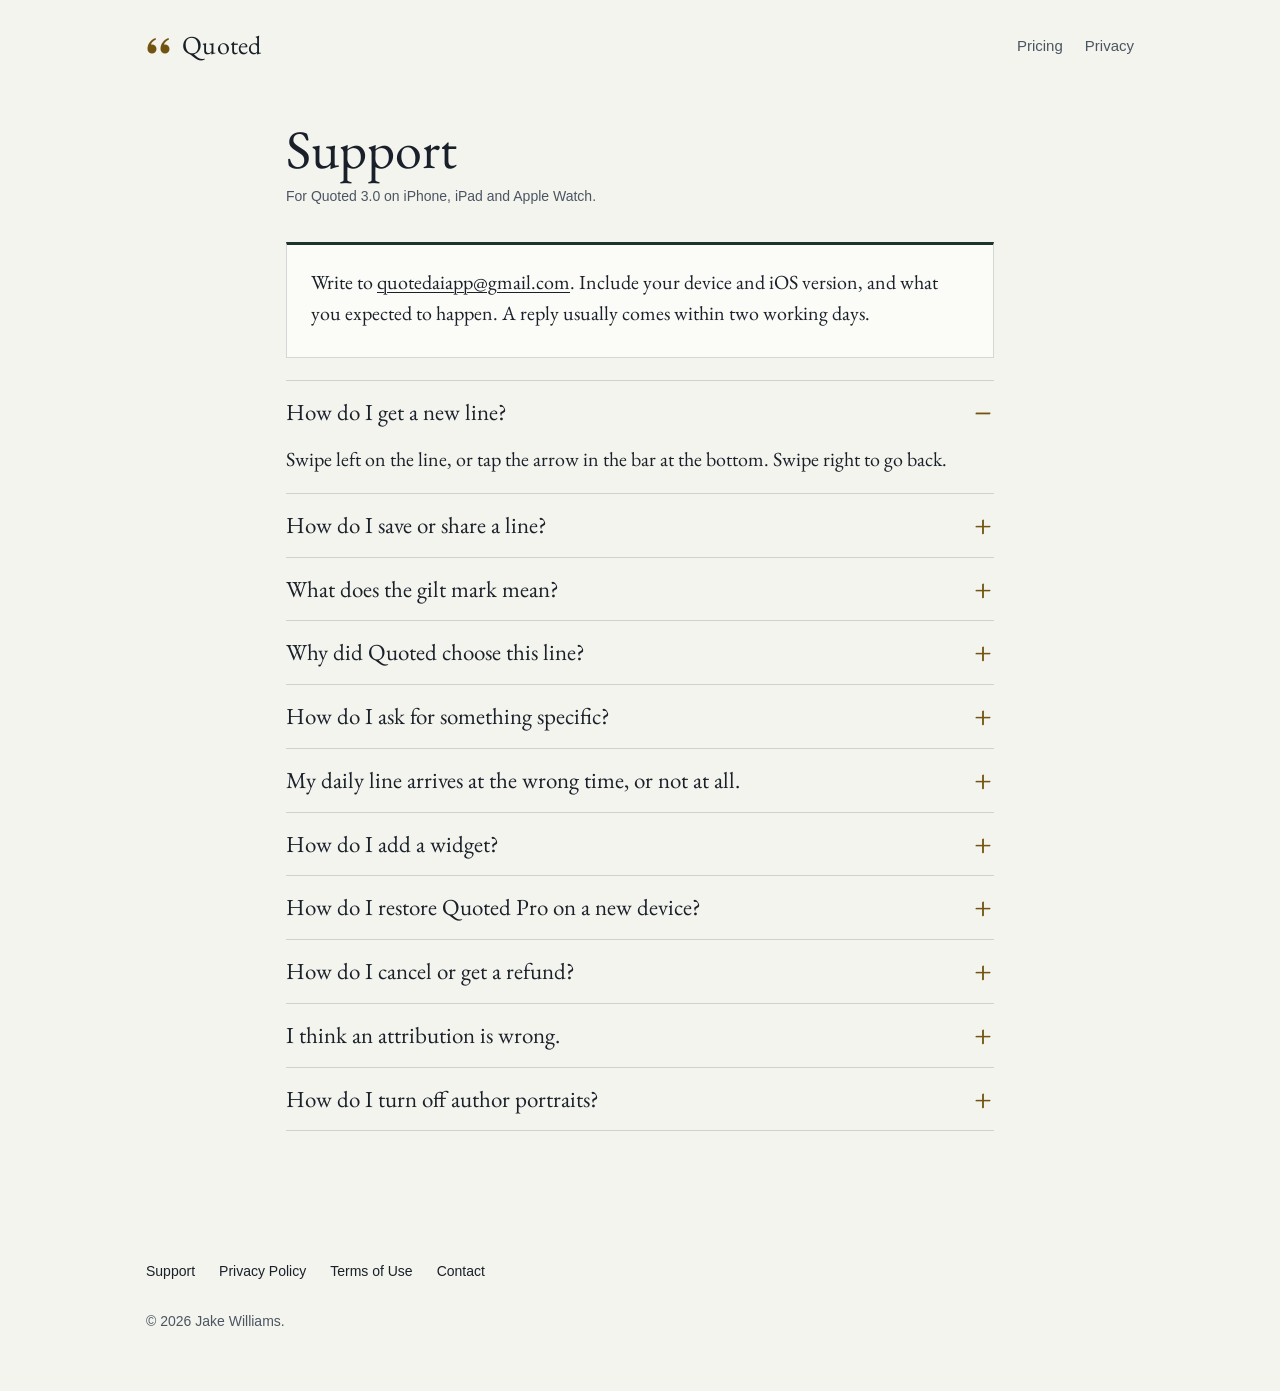
<file: support.html>
<!DOCTYPE html>
<html lang="en">
<head>
<meta charset="UTF-8">
<meta name="viewport" content="width=device-width, initial-scale=1">
<title>Support · Quoted</title>
<meta name="description" content="Help with Quoted: getting a line, saving and sharing, sources, reminders, widgets, Quoted Pro and restoring purchases.">
<meta name="theme-color" content="#1C332E">
<link rel="canonical" href="https://jakeintech.github.io/quotedai-site/support.html">
<link rel="icon" type="image/svg+xml" href="assets/img/mark.svg">
<link rel="preload" href="assets/fonts/eb-garamond-normal.woff2" as="font" type="font/woff2" crossorigin>
<link rel="stylesheet" href="assets/site.css">
</head>
<body>
<a class="skip" href="#main">Skip to content</a>
<div class="on-paper">
<header class="wrap site-head">
  <a class="brand" href="./" aria-label="Quoted home">
    <svg viewBox="0 0 26 18" aria-hidden="true"><path fill="#725411" d="M9.5 1C4.5 3 1.5 7 1.5 12a4.5 4.5 0 1 0 4.5-4.5c-.4 0-.8.05-1.1.14C5.600 5.300 7.300 3.600 10 2.400ZM22.500 1c-5 2-8 6-8 11a4.500 4.500 0 1 0 4.500-4.500c-.4 0-.8.05-1.100.14.7-2.340 2.400-4.040 5.100-5.240Z"/></svg>
    Quoted
  </a>
  <nav class="site-nav" aria-label="Site"><a href="./#pricing">Pricing</a><a href="privacy-policy.html">Privacy</a></nav>
</header>

<main id="main" class="doc">
  <h1>Support</h1>
  <p class="updated">For Quoted 3.0 on iPhone, iPad and Apple Watch.</p>

  <div class="short">
    <p>Write to <a href="mailto:quotedaiapp@gmail.com">quotedaiapp@gmail.com</a>. Include your device and iOS version, and what you expected to happen. A reply usually comes within two working days.</p>
  </div>

  <div class="faq">
    <details open>
      <summary>How do I get a new line?</summary>
      <p>Swipe left on the line, or tap the arrow in the bar at the bottom. Swipe right to go back.</p>
    </details>
    <details>
      <summary>How do I save or share a line?</summary>
      <p>Tap the bookmark to save it. Tap the share button to make a card for Instagram Stories, a post or a message, or to send the line itself.</p>
    </details>
    <details>
      <summary>What does the gilt mark mean?</summary>
      <p>The line was matched word for word against a public-domain source. Tap the mark to read the passage around it and open the full text. Lines without the mark are attributed in the usual way and have not yet been traced.</p>
    </details>
    <details>
      <summary>Why did Quoted choose this line?</summary>
      <p>Tap the question mark in the bar. Quoted shows the reasons: the hour, the themes you have chosen and saved, and, only if you allowed them, your activity and places.</p>
    </details>
    <details>
      <summary>How do I ask for something specific?</summary>
      <p>Open Explore and use Ask. Describe what you need in your own words, such as "something about starting over". Quoted searches its library on your device.</p>
    </details>
    <details>
      <summary>My daily line arrives at the wrong time, or not at all.</summary>
      <p>Open Profile, then Reminders, and check the time. Then check iOS Settings, Notifications, Quoted, and that Allow Notifications is on. Focus modes can hold notifications back.</p>
    </details>
    <details>
      <summary>How do I add a widget?</summary>
      <p>Touch and hold the Home Screen or Lock Screen, tap Edit, then Add Widget, and search for Quoted. Profile, Widgets shows every size.</p>
    </details>
    <details>
      <summary>How do I restore Quoted Pro on a new device?</summary>
      <p>Sign in with the same Apple Account, open the paywall from Profile, and tap Restore purchases.</p>
    </details>
    <details>
      <summary>How do I cancel or get a refund?</summary>
      <p>Cancel in iOS Settings, your name, Subscriptions, Quoted Pro. Refunds are handled by Apple at <a href="https://reportaproblem.apple.com">reportaproblem.apple.com</a>.</p>
    </details>
    <details>
      <summary>I think an attribution is wrong.</summary>
      <p>Write to us with the line and what you know about it. A line that cannot be traced is removed.</p>
    </details>
    <details>
      <summary>How do I turn off author portraits?</summary>
      <p>Profile, then "Author portraits from Wikipedia". With it off, Quoted makes no requests to Wikipedia.</p>
    </details>
  </div>
</main>
</div>
<footer class="site-foot on-paper">
  <div class="wrap">
    <nav aria-label="Footer"><a href="support.html">Support</a><a href="privacy-policy.html">Privacy Policy</a><a href="terms-of-service.html">Terms of Use</a><a href="mailto:quotedaiapp@gmail.com">Contact</a></nav>
    <p>&copy; 2026 Jake Williams.</p>
  </div>
</footer>
</body>
</html>
</file>
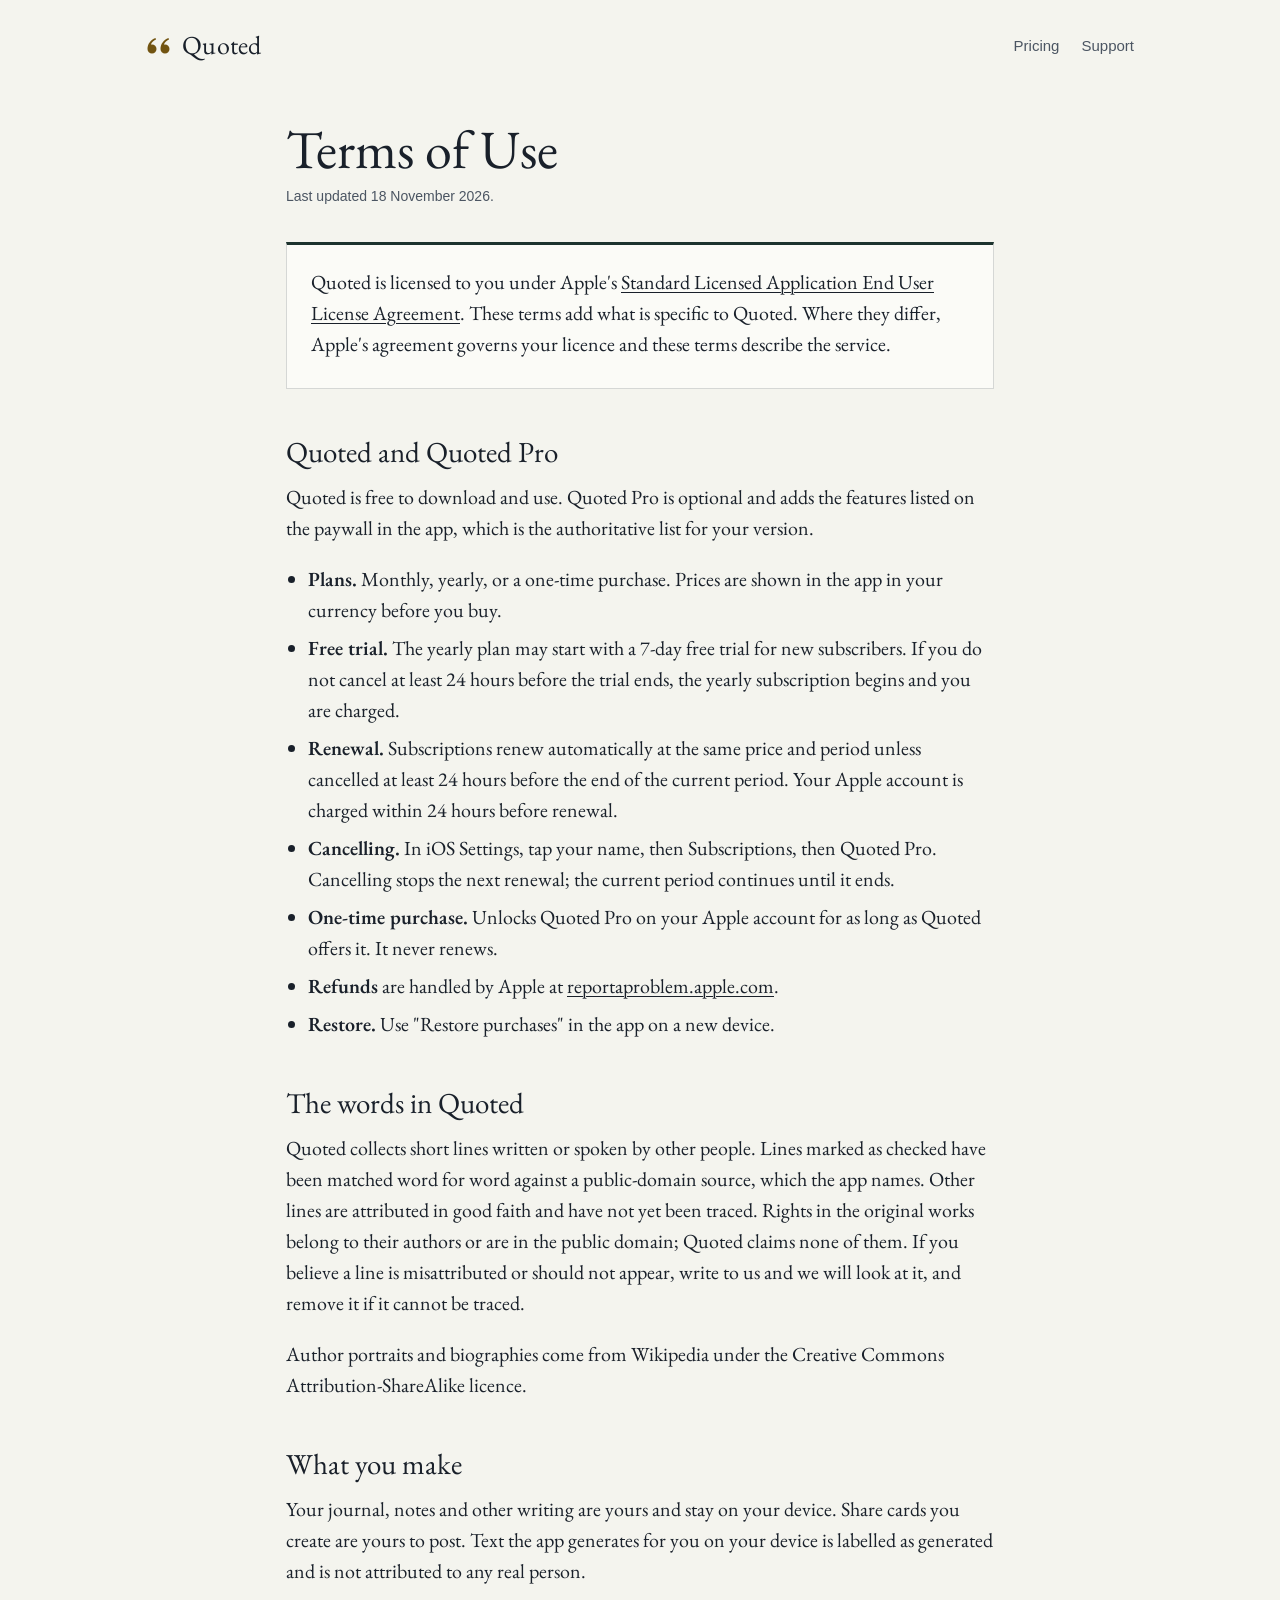
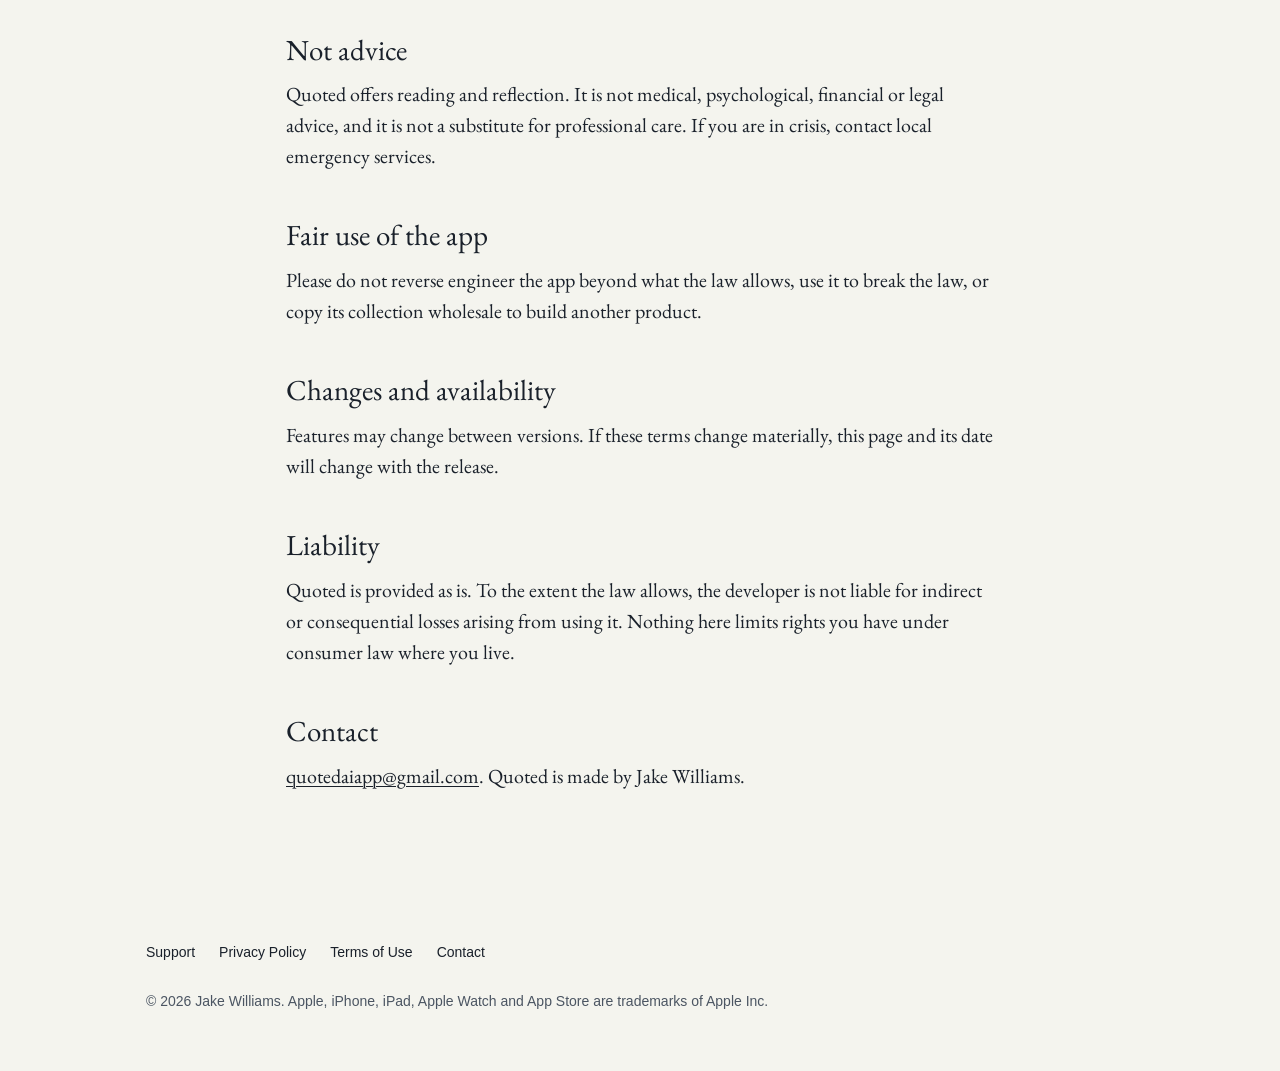
<file: terms-of-service.html>
<!DOCTYPE html>
<html lang="en">
<head>
<meta charset="UTF-8">
<meta name="viewport" content="width=device-width, initial-scale=1">
<title>Terms of Use · Quoted</title>
<meta name="description" content="The terms for using Quoted and Quoted Pro.">
<meta name="theme-color" content="#1C332E">
<link rel="canonical" href="https://jakeintech.github.io/quotedai-site/terms-of-service.html">
<link rel="icon" type="image/svg+xml" href="assets/img/mark.svg">
<link rel="preload" href="assets/fonts/eb-garamond-normal.woff2" as="font" type="font/woff2" crossorigin>
<link rel="stylesheet" href="assets/site.css">
</head>
<body>
<a class="skip" href="#main">Skip to content</a>
<div class="on-paper">
<header class="wrap site-head">
  <a class="brand" href="./" aria-label="Quoted home">
    <svg viewBox="0 0 26 18" aria-hidden="true"><path fill="#725411" d="M9.5 1C4.5 3 1.5 7 1.5 12a4.5 4.5 0 1 0 4.5-4.5c-.4 0-.8.05-1.1.14C5.600 5.300 7.300 3.600 10 2.400ZM22.500 1c-5 2-8 6-8 11a4.500 4.500 0 1 0 4.500-4.500c-.4 0-.8.05-1.100.14.7-2.340 2.400-4.040 5.100-5.240Z"/></svg>
    Quoted
  </a>
  <nav class="site-nav" aria-label="Site"><a href="./#pricing">Pricing</a><a href="support.html">Support</a></nav>
</header>

<main id="main" class="doc">
  <h1>Terms of Use</h1>
  <p class="updated">Last updated 18 November 2026.</p>

  <div class="short">
    <p>Quoted is licensed to you under Apple's <a href="https://www.apple.com/legal/internet-services/itunes/dev/stdeula/">Standard Licensed Application End User License Agreement</a>. These terms add what is specific to Quoted. Where they differ, Apple's agreement governs your licence and these terms describe the service.</p>
  </div>

  <h2>Quoted and Quoted Pro</h2>
  <p>Quoted is free to download and use. Quoted Pro is optional and adds the features listed on the paywall in the app, which is the authoritative list for your version.</p>
  <ul>
    <li><strong>Plans.</strong> Monthly, yearly, or a one-time purchase. Prices are shown in the app in your currency before you buy.</li>
    <li><strong>Free trial.</strong> The yearly plan may start with a 7-day free trial for new subscribers. If you do not cancel at least 24 hours before the trial ends, the yearly subscription begins and you are charged.</li>
    <li><strong>Renewal.</strong> Subscriptions renew automatically at the same price and period unless cancelled at least 24 hours before the end of the current period. Your Apple account is charged within 24 hours before renewal.</li>
    <li><strong>Cancelling.</strong> In iOS Settings, tap your name, then Subscriptions, then Quoted Pro. Cancelling stops the next renewal; the current period continues until it ends.</li>
    <li><strong>One-time purchase.</strong> Unlocks Quoted Pro on your Apple account for as long as Quoted offers it. It never renews.</li>
    <li><strong>Refunds</strong> are handled by Apple at <a href="https://reportaproblem.apple.com">reportaproblem.apple.com</a>.</li>
    <li><strong>Restore.</strong> Use "Restore purchases" in the app on a new device.</li>
  </ul>

  <h2>The words in Quoted</h2>
  <p>Quoted collects short lines written or spoken by other people. Lines marked as checked have been matched word for word against a public-domain source, which the app names. Other lines are attributed in good faith and have not yet been traced. Rights in the original works belong to their authors or are in the public domain; Quoted claims none of them. If you believe a line is misattributed or should not appear, write to us and we will look at it, and remove it if it cannot be traced.</p>
  <p>Author portraits and biographies come from Wikipedia under the Creative Commons Attribution-ShareAlike licence.</p>

  <h2>What you make</h2>
  <p>Your journal, notes and other writing are yours and stay on your device. Share cards you create are yours to post. Text the app generates for you on your device is labelled as generated and is not attributed to any real person.</p>

  <h2>Not advice</h2>
  <p>Quoted offers reading and reflection. It is not medical, psychological, financial or legal advice, and it is not a substitute for professional care. If you are in crisis, contact local emergency services.</p>

  <h2>Fair use of the app</h2>
  <p>Please do not reverse engineer the app beyond what the law allows, use it to break the law, or copy its collection wholesale to build another product.</p>

  <h2>Changes and availability</h2>
  <p>Features may change between versions. If these terms change materially, this page and its date will change with the release.</p>

  <h2>Liability</h2>
  <p>Quoted is provided as is. To the extent the law allows, the developer is not liable for indirect or consequential losses arising from using it. Nothing here limits rights you have under consumer law where you live.</p>

  <h2>Contact</h2>
  <p><a href="mailto:quotedaiapp@gmail.com">quotedaiapp@gmail.com</a>. Quoted is made by Jake Williams.</p>
</main>
</div>
<footer class="site-foot on-paper">
  <div class="wrap">
    <nav aria-label="Footer"><a href="support.html">Support</a><a href="privacy-policy.html">Privacy Policy</a><a href="terms-of-service.html">Terms of Use</a><a href="mailto:quotedaiapp@gmail.com">Contact</a></nav>
    <p>&copy; 2026 Jake Williams. Apple, iPhone, iPad, Apple Watch and App Store are trademarks of Apple Inc.</p>
  </div>
</footer>
</body>
</html>
</file>
<file: assets/site.css>
/* Quoted site. The brief's own image is a line "engraved on the spine of a book":
   bottle-green book cloth, gilt stamping, and the paper inside. One serif does the reading;
   the system sans does the interface. */
@font-face { font-family: "EB Garamond"; src: url("fonts/eb-garamond-normal.woff2") format("woff2"); font-weight: 400 800; font-style: normal; font-display: swap; }
@font-face { font-family: "EB Garamond"; src: url("fonts/eb-garamond-italic.woff2") format("woff2"); font-weight: 400 800; font-style: italic; font-display: swap; }

:root {
  --cloth: #1C332E;
  --cloth-deep: #152823;
  --cloth-line: rgba(237, 233, 218, 0.16);
  --leaf: #EFEBDD;
  --leaf-quiet: #B4C0B4;
  --gilt: #CDAE66;
  --paper: #F4F4EE;
  --paper-shade: #E8E9E0;
  --ink: #19202A;
  --ink-quiet: #4B5562;
  --gilt-ink: #725411;
  --rule: rgba(25, 32, 42, 0.16);
  --serif: "EB Garamond", "Iowan Old Style", "Palatino Linotype", Georgia, serif;
  --sans: -apple-system, BlinkMacSystemFont, "Segoe UI", "Helvetica Neue", Arial, sans-serif;
  --gutter: 20px;
  --wide: 1060px;
  --measure: 34em;
}

* { box-sizing: border-box; }
html { -webkit-text-size-adjust: 100%; scroll-behavior: smooth; }
body {
  margin: 0;
  background: var(--paper);
  color: var(--ink);
  font-family: var(--serif);
  font-size: 20px;
  line-height: 1.55;
  font-variant-numeric: oldstyle-nums;
  -webkit-font-smoothing: antialiased;
}
img, svg { max-width: 100%; display: block; }
a { color: inherit; text-decoration-thickness: 1px; text-underline-offset: 3px; }
a:hover { text-decoration-thickness: 2px; }
:focus-visible { outline: 2px solid var(--gilt-ink); outline-offset: 3px; border-radius: 3px; }
.on-cloth :focus-visible { outline-color: var(--gilt); }
h1, h2, h3 { font-weight: 400; margin: 0; text-wrap: balance; }
p { margin: 0 0 1em; text-wrap: pretty; }
.wrap { max-width: var(--wide); margin: 0 auto; padding: 0 var(--gutter); }
.skip { position: absolute; left: -999px; }
.skip:focus { left: var(--gutter); top: 12px; background: var(--paper); color: var(--ink); padding: 8px 12px; z-index: 10; }

/* Cloth: the cover */
.on-cloth { background: var(--cloth); color: var(--leaf); }
.site-head { display: flex; align-items: center; justify-content: space-between; gap: 16px; padding-top: 22px; padding-bottom: 22px; }
.brand { display: inline-flex; align-items: center; gap: 10px; text-decoration: none; font-size: 26px; letter-spacing: 0.01em; }
.brand svg { width: 26px; height: 26px; flex: none; }
.site-nav { display: flex; gap: 22px; font-family: var(--sans); font-size: 15px; }
.site-nav a { text-decoration: none; color: var(--leaf-quiet); padding: 12px 0; }
.site-nav a:hover { color: var(--leaf); }
.on-paper .site-nav a { color: var(--ink-quiet); }
.on-paper .site-nav a:hover { color: var(--ink); }

.hero { padding: 28px 0 64px; }
.moment { font-style: italic; color: var(--leaf-quiet); font-size: 19px; margin: 0 0 26px; }
.line { margin: 0; }
.line blockquote {
  margin: 0;
  font-size: clamp(31px, 6.1vw, 62px);
  line-height: 1.13;
  letter-spacing: -0.012em;
  max-width: 19em;
  text-wrap: balance;
  hanging-punctuation: first;
}
.line figcaption { margin-top: 26px; }
.who { font-size: 23px; }
.source { display: flex; align-items: flex-start; gap: 9px; margin-top: 6px; color: var(--gilt); font-size: 18px; line-height: 1.35; }
.source svg { width: 19px; height: 19px; flex: none; margin-top: 3px; }
.source a { color: inherit; }
.why { margin: 22px 0 0; max-width: 30em; color: var(--leaf-quiet); font-size: 18px; }
.hours { display: flex; flex-wrap: wrap; gap: 8px; margin: 30px 0 0; padding: 0; list-style: none; font-family: var(--sans); }
.hours button {
  min-height: 44px; padding: 0 16px; border-radius: 999px;
  background: transparent; color: var(--leaf-quiet);
  border: 1px solid var(--cloth-line); font: inherit; font-size: 15px; cursor: pointer;
}
.hours button:hover { color: var(--leaf); border-color: var(--leaf-quiet); }
.hours button[aria-pressed="true"] { background: var(--leaf); color: var(--cloth-deep); border-color: var(--leaf); }
.line.turning blockquote, .line.turning figcaption, .why.turning { opacity: 0; }
.line blockquote, .line figcaption, .why { transition: opacity 0.22s ease; }

.pitch { border-top: 1px solid var(--cloth-line); padding: 44px 0 60px; }
.pitch .wrap { display: grid; gap: 26px; }
.pitch h1 { font-size: clamp(30px, 4.6vw, 44px); line-height: 1.1; max-width: 14em; }
.pitch p { color: var(--leaf-quiet); max-width: var(--measure); margin: 14px 0 0; }
.get { display: flex; flex-direction: column; align-items: flex-start; gap: 12px; }

.btn {
  display: inline-flex; align-items: center; gap: 10px;
  min-height: 52px; padding: 0 24px; border-radius: 6px;
  background: var(--gilt); color: var(--cloth-deep);
  font-family: var(--sans); font-weight: 600; font-size: 17px; text-decoration: none;
}
.btn:hover { background: #DBC081; }
.btn svg { width: 18px; height: 18px; flex: none; }
.on-paper .btn { background: var(--cloth); color: var(--leaf); }
.on-paper .btn:hover { background: var(--cloth-deep); }
.fine { font-family: var(--sans); font-size: 14px; line-height: 1.5; color: var(--ink-quiet); margin: 0; }
.on-cloth .fine { color: var(--leaf-quiet); }

/* Paper: the pages */
.page { padding: 76px 0; border-bottom: 1px solid var(--rule); }
.page h2 { font-size: clamp(31px, 5vw, 46px); line-height: 1.1; max-width: 15em; margin-bottom: 20px; }
.page .copy p { max-width: var(--measure); }
.split { display: grid; gap: 40px; align-items: start; }
.plain { margin: 22px 0 0; padding: 0; list-style: none; max-width: var(--measure); }
.plain li { padding: 13px 0; border-top: 1px solid var(--rule); }
.plain b { font-weight: 600; }

/* The record card: what "sourced" means, shown as the record itself */
.record { background: #FBFBF7; border: 1px solid var(--rule); border-top: 3px solid var(--cloth); padding: 24px 22px 8px; }
.record blockquote { margin: 0 0 20px; font-size: 25px; line-height: 1.28; }
.record dl { margin: 0; font-family: var(--sans); font-size: 15px; line-height: 1.45; }
.record div { display: grid; grid-template-columns: 5.4em 1fr; gap: 12px; padding: 11px 0; border-top: 1px solid var(--rule); }
.record dt { color: var(--ink-quiet); }
.record dd { margin: 0; overflow-wrap: anywhere; }
.record .seal { color: var(--gilt-ink); font-weight: 600; display: inline-flex; gap: 7px; align-items: center; }
.record .seal svg { width: 17px; height: 17px; }
.left-out { margin-top: 34px; padding-left: 18px; border-left: 3px solid var(--gilt-ink); max-width: var(--measure); }
.left-out p { margin-bottom: 0.7em; }

/* Ask */
.ask { background: #FBFBF7; border: 1px solid var(--rule); padding: 20px 22px; }
.ask .asked { font-family: var(--sans); font-size: 16px; color: var(--ink-quiet); padding-bottom: 14px; margin: 0; }
.ask .asked q { color: var(--ink); quotes: "\201C" "\201D"; }
.ask ol { list-style: none; margin: 0; padding: 0; }
.ask li { padding: 16px 0; border-top: 1px solid var(--rule); }
.ask li p { margin: 0; font-size: 22px; line-height: 1.3; }
.ask li cite { display: block; font-style: normal; font-family: var(--sans); font-size: 14px; color: var(--ink-quiet); margin-top: 7px; }

/* A day with it: this one is a real sequence, morning to night */
.day { margin: 30px 0 0; padding: 0; list-style: none; display: grid; gap: 0; }
.day li { display: grid; grid-template-columns: 5.4em 1fr; gap: 16px; padding: 20px 0; border-top: 1px solid var(--rule); }
.day time { font-style: italic; color: var(--ink-quiet); }
.day h3 { font-size: 25px; line-height: 1.2; }
.day p { margin: 6px 0 0; max-width: 30em; }
.day .tier { font-family: var(--sans); font-size: 13px; color: var(--gilt-ink); font-weight: 600; margin-left: 8px; white-space: nowrap; }

/* Where it lives */
.places { display: grid; grid-template-columns: 1fr; gap: 0; margin-top: 26px; border-top: 1px solid var(--rule); }
.places div { padding: 18px 0; border-bottom: 1px solid var(--rule); }
.places h3 { font-size: 23px; }
.places p { margin: 4px 0 0; color: var(--ink-quiet); font-size: 18px; }

/* Pricing */
.plans { display: grid; gap: 18px; margin-top: 30px; }
.plan { border: 1px solid var(--rule); background: #FBFBF7; padding: 26px 24px; }
.plan h3 { font-size: 29px; }
.plan .lead { color: var(--ink-quiet); margin: 4px 0 16px; }
.plan ul { list-style: none; margin: 0; padding: 0; }
.plan li { padding: 11px 0; border-top: 1px solid var(--rule); font-size: 19px; }
.plan.pro { background: var(--cloth); color: var(--leaf); border-color: var(--cloth); }
.plan.pro .lead { color: var(--leaf-quiet); }
.plan.pro li { border-color: var(--cloth-line); }
.prices { display: flex; flex-wrap: wrap; gap: 8px 30px; margin: 0 0 18px; }
.prices div { line-height: 1.2; }
.prices b { display: block; font-weight: 400; font-size: 34px; color: var(--gilt); font-variant-numeric: lining-nums; }
.prices span { font-family: var(--sans); font-size: 14px; color: var(--leaf-quiet); }
.plan.pro .fine { margin-top: 18px; color: var(--leaf-quiet); }

/* Questions */
.faq { max-width: 38em; margin-top: 22px; }
.faq details { border-top: 1px solid var(--rule); }
.faq details:last-child { border-bottom: 1px solid var(--rule); }
.faq summary { cursor: pointer; list-style: none; padding: 17px 34px 17px 0; position: relative; font-size: 23px; line-height: 1.25; }
.faq summary::-webkit-details-marker { display: none; }
.faq summary::after { content: "+"; position: absolute; right: 2px; top: 11px; font-size: 30px; color: var(--gilt-ink); }
.faq details[open] summary::after { content: "\2212"; }
.faq details p { margin: 0 0 18px; }

.closing { padding: 80px 0 86px; }
.closing blockquote { margin: 0; font-size: clamp(29px, 5vw, 48px); line-height: 1.15; max-width: 17em; text-wrap: balance; }
.closing .who { margin: 18px 0 32px; color: var(--leaf-quiet); font-size: 19px; }

.site-foot { padding: 34px 0 52px; font-family: var(--sans); font-size: 14px; line-height: 1.55; color: var(--ink-quiet); }
.site-foot nav { display: flex; flex-wrap: wrap; gap: 6px 24px; margin-bottom: 16px; }
.site-foot nav a { color: var(--ink); text-decoration: none; padding: 12px 0; }
.site-foot nav a:hover { text-decoration: underline; }
.site-foot p { margin: 0 0 6px; max-width: 58em; }

/* Text pages: support, privacy, terms */
.doc { max-width: 39em; margin: 0 auto; padding: 30px var(--gutter) 84px; }
.doc h1 { font-size: clamp(38px, 7vw, 54px); line-height: 1.06; margin-bottom: 8px; }
.doc .updated { font-family: var(--sans); font-size: 14px; color: var(--ink-quiet); margin-bottom: 34px; }
.doc h2 { font-size: 29px; line-height: 1.2; margin: 46px 0 12px; }
.doc h3 { font-size: 22px; font-weight: 600; margin: 26px 0 6px; }
.doc ul { padding-left: 1.1em; margin: 0 0 1em; }
.doc li { margin-bottom: 7px; }
.doc strong { font-weight: 600; }
.short { border: 1px solid var(--rule); border-top: 3px solid var(--cloth); background: #FBFBF7; padding: 22px 24px 8px; margin: 0 0 14px; }
.table-wrap { overflow-x: auto; margin: 0 0 1.2em; border: 1px solid var(--rule); }
table { border-collapse: collapse; width: 100%; min-width: 540px; font-family: var(--sans); font-size: 15px; line-height: 1.45; }
th, td { text-align: left; vertical-align: top; padding: 11px 13px; border-bottom: 1px solid var(--rule); }
tr:last-child td { border-bottom: 0; }
th { font-weight: 600; background: var(--paper-shade); }

@media (min-width: 760px) {
  :root { --gutter: 36px; }
  .hero { padding: 54px 0 88px; }
  .pitch .wrap { grid-template-columns: 1.3fr 1fr; align-items: end; gap: 60px; }
  .page { padding: 108px 0; }
  .split { grid-template-columns: 1fr 1fr; gap: 72px; }
  .places { grid-template-columns: repeat(3, 1fr); column-gap: 40px; }
  .plans { grid-template-columns: 1fr 1fr; }
  .record { padding: 30px 30px 10px; }
}
@media (prefers-reduced-motion: reduce) {
  html { scroll-behavior: auto; }
  .line blockquote, .line figcaption, .why { transition: none; }
}
</file>
